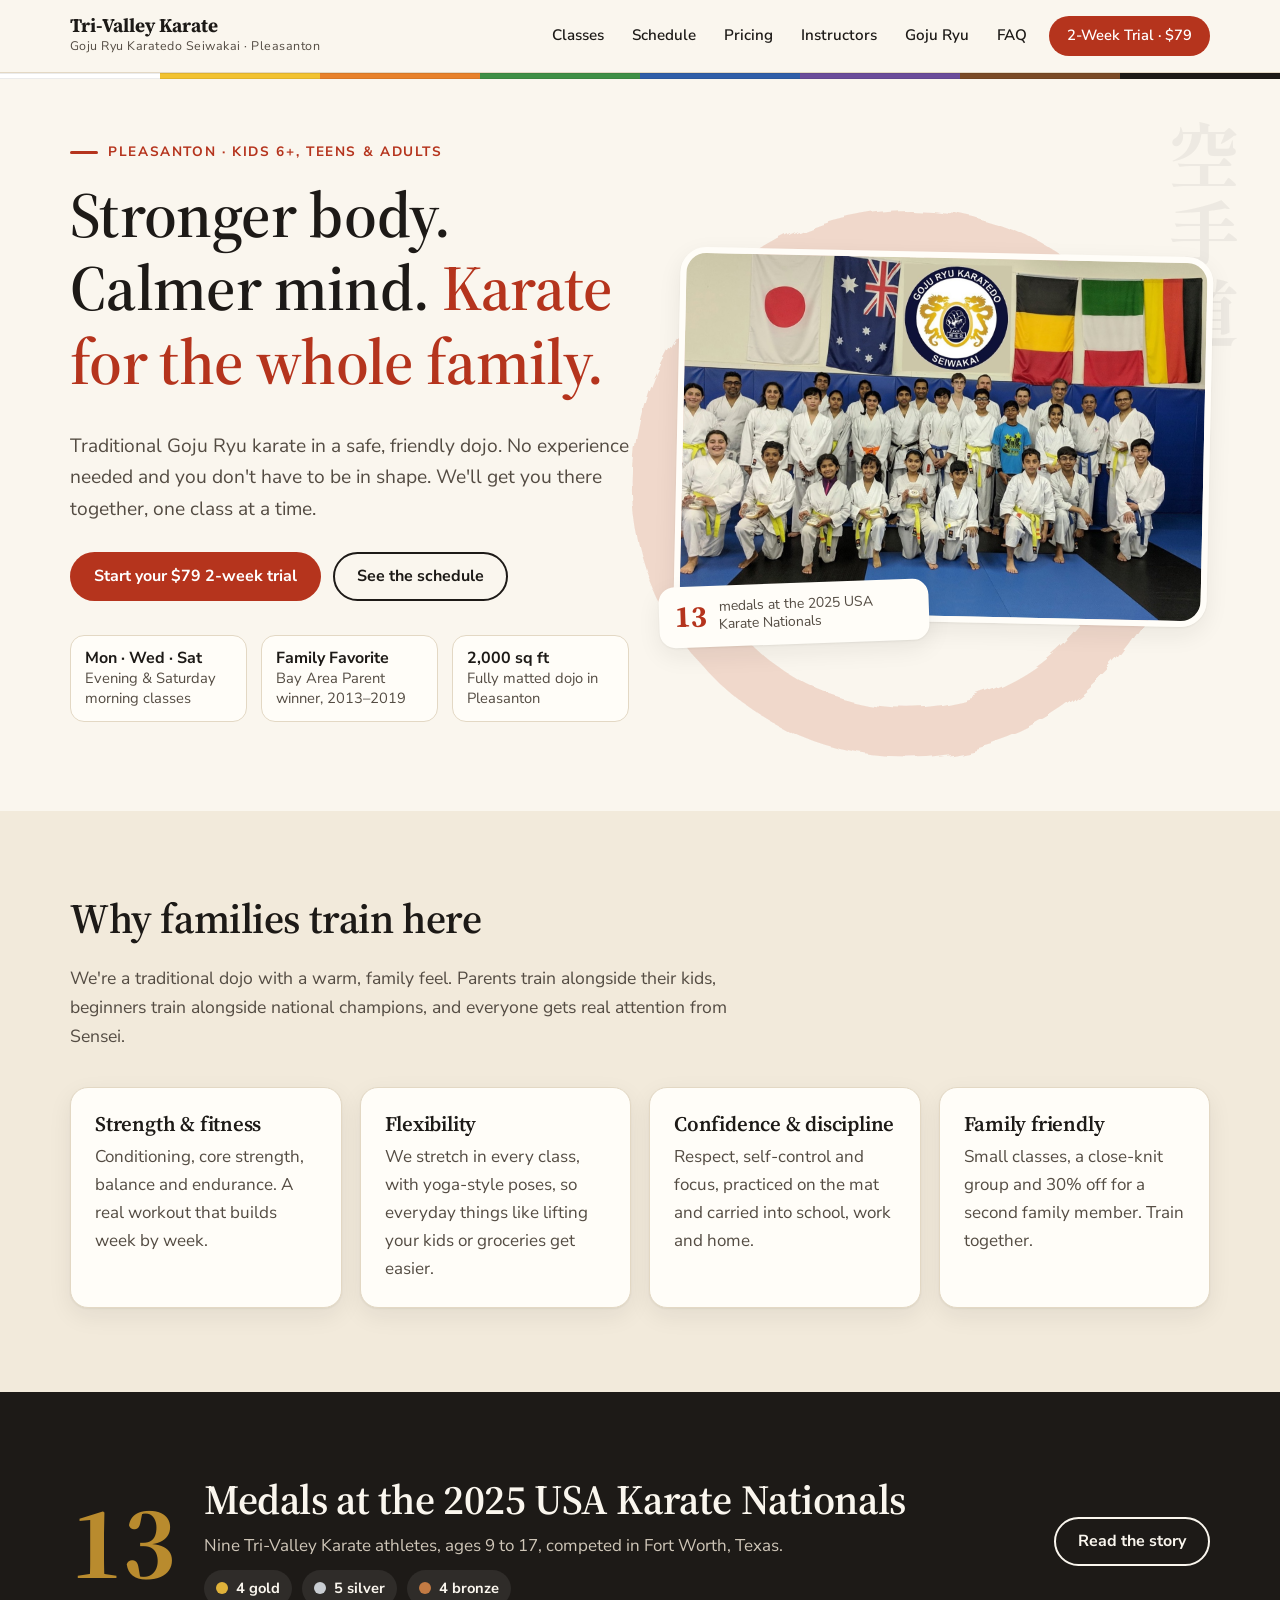
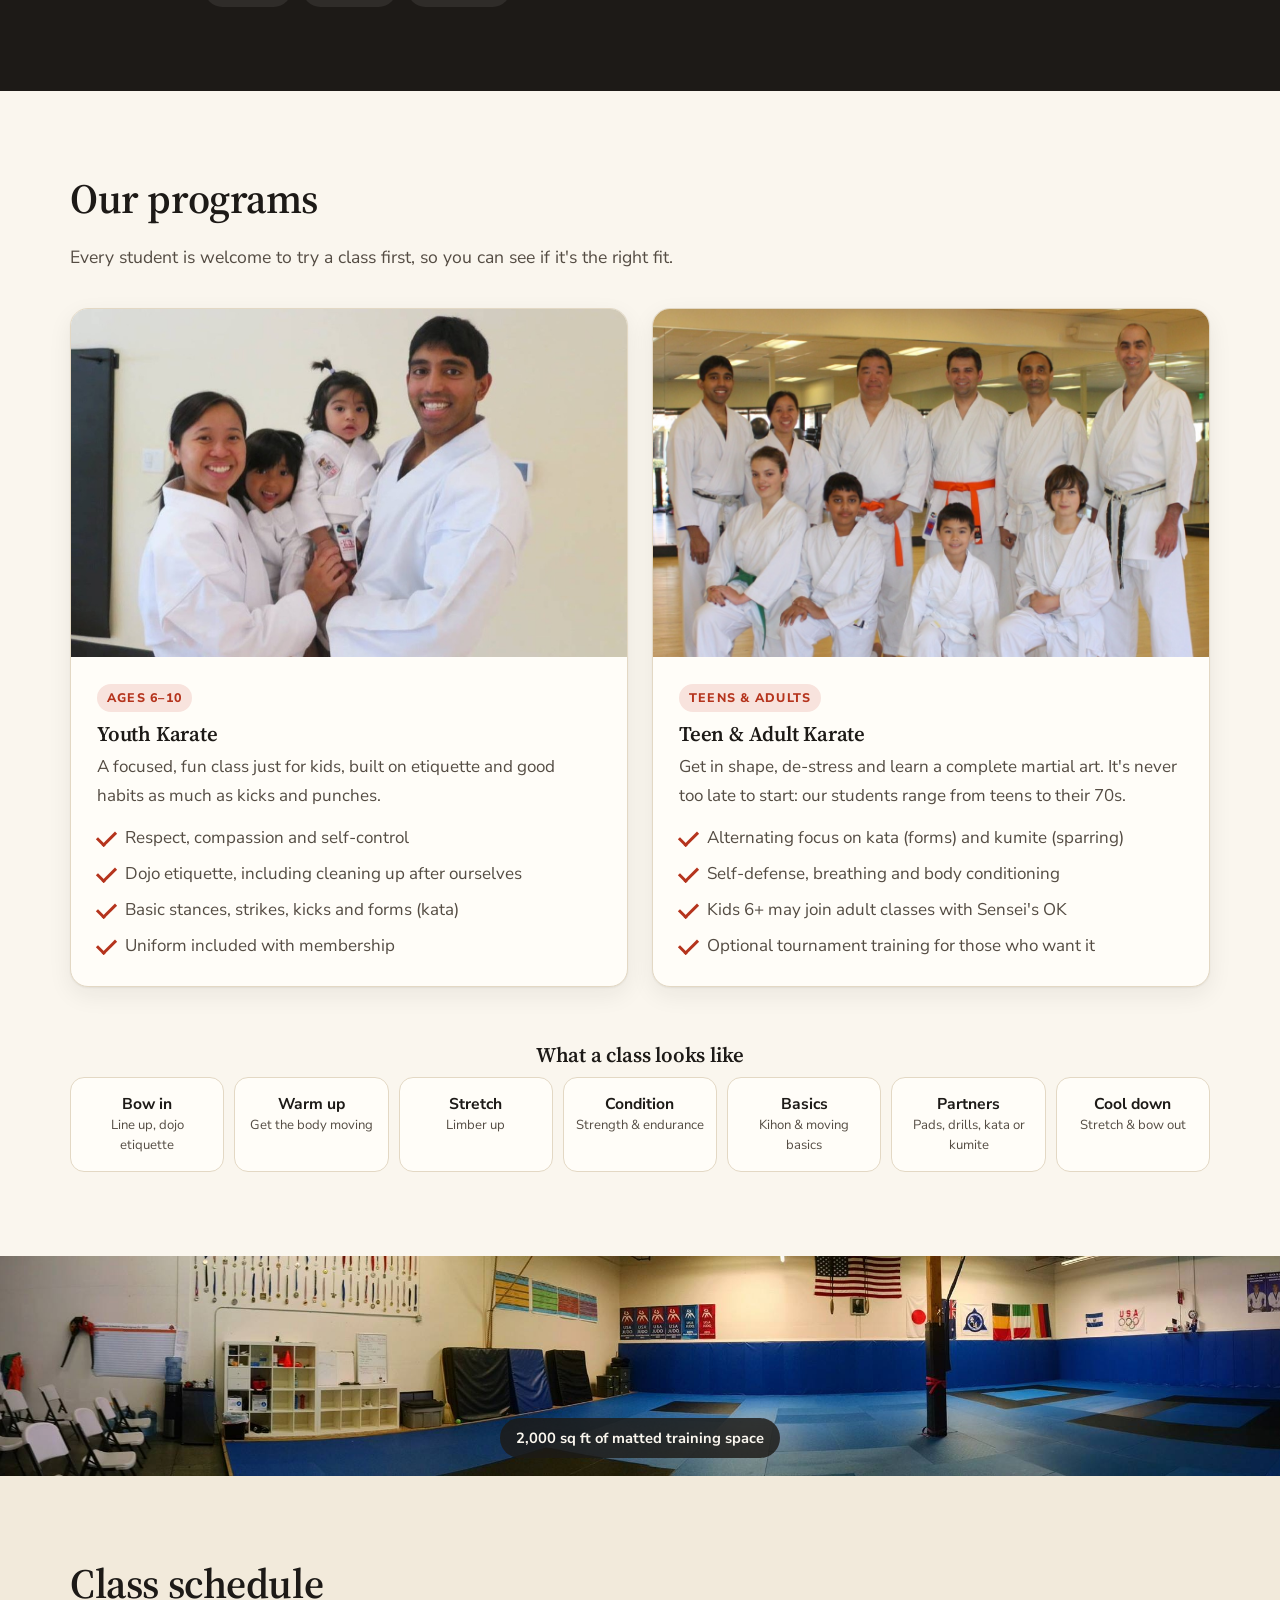
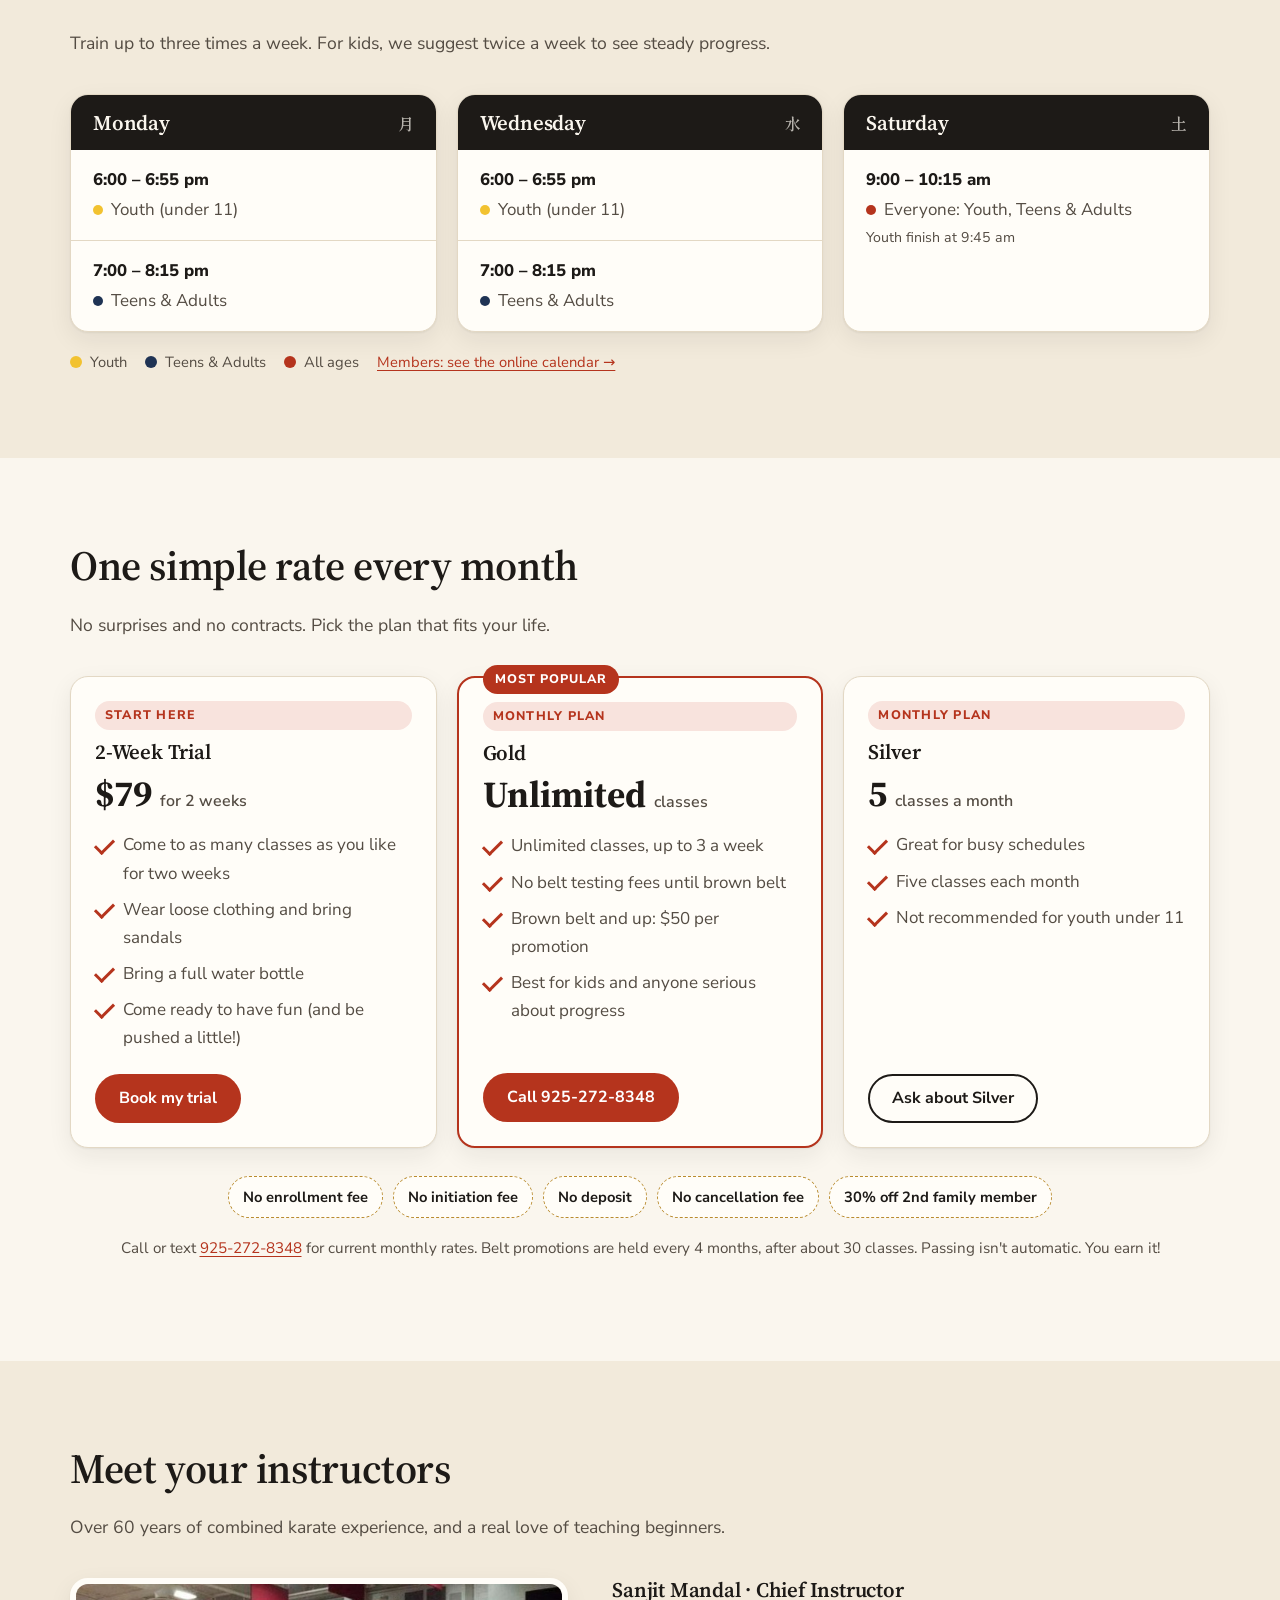
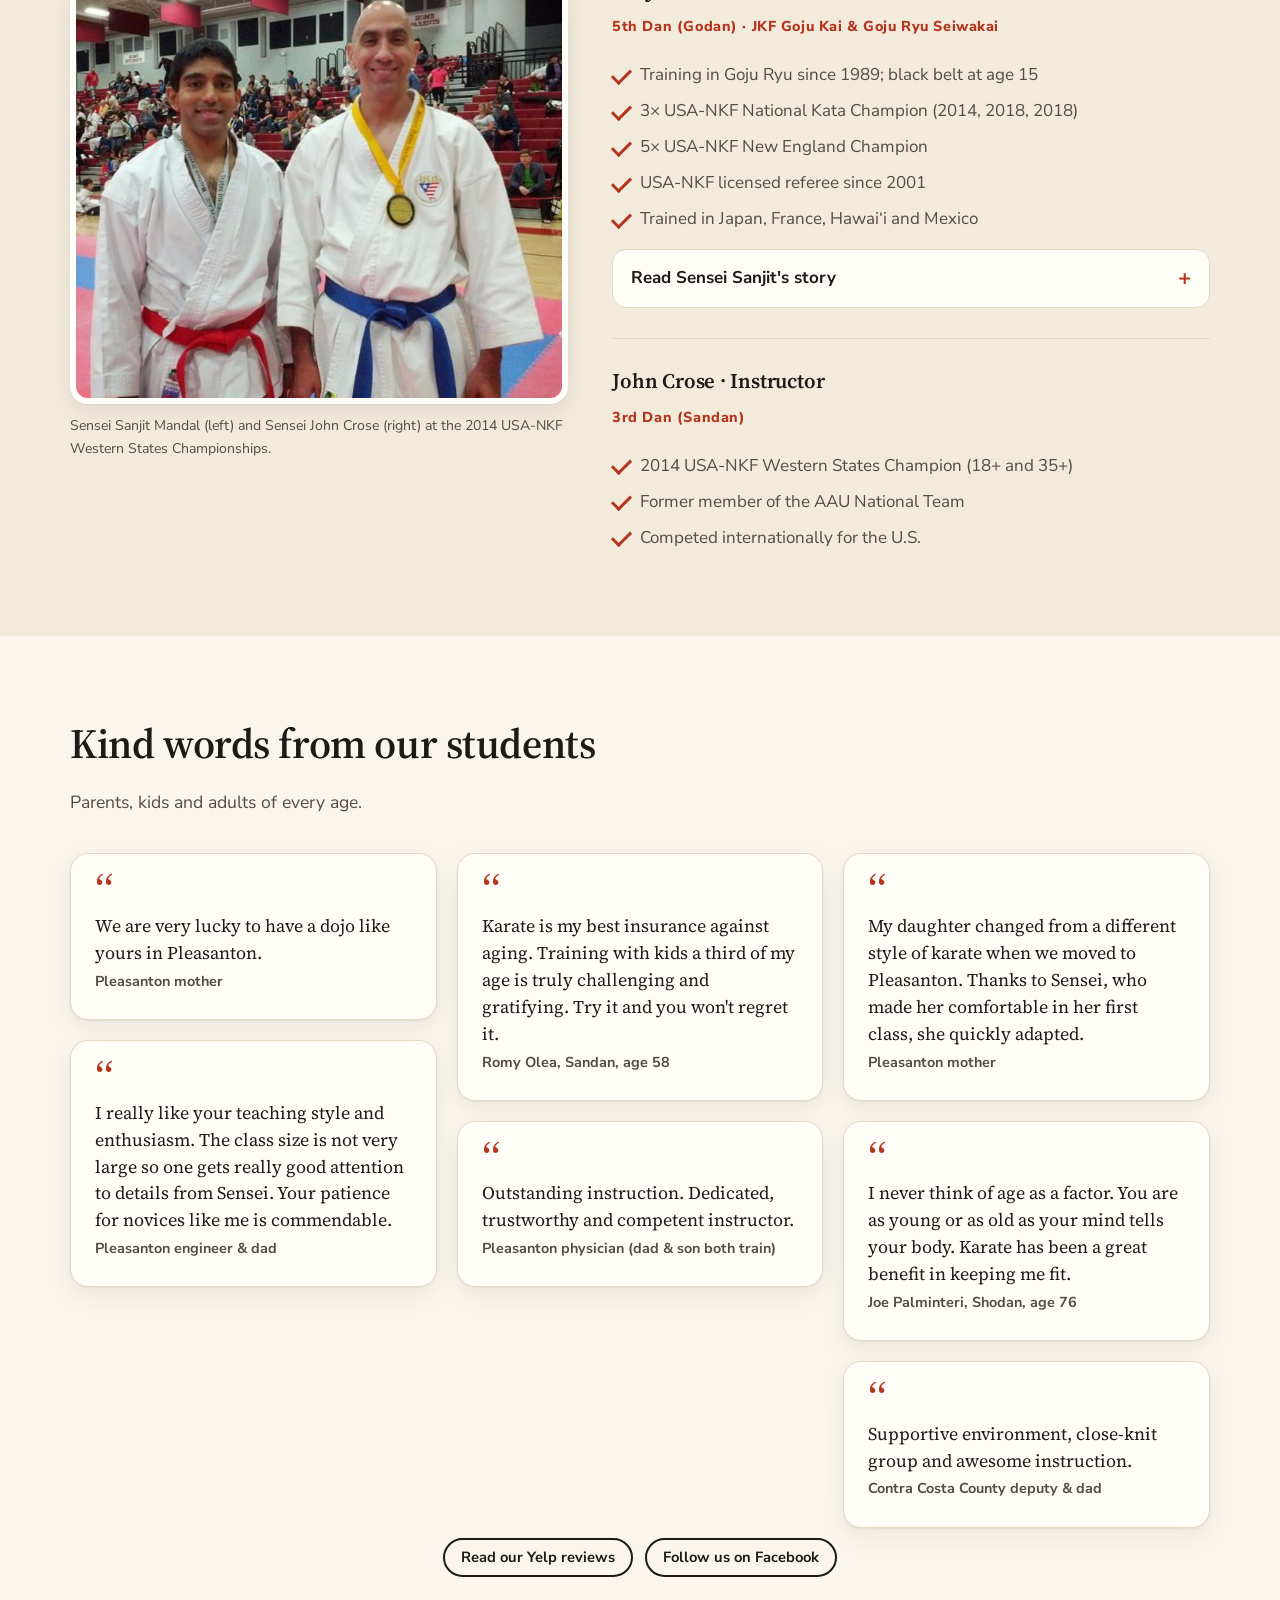
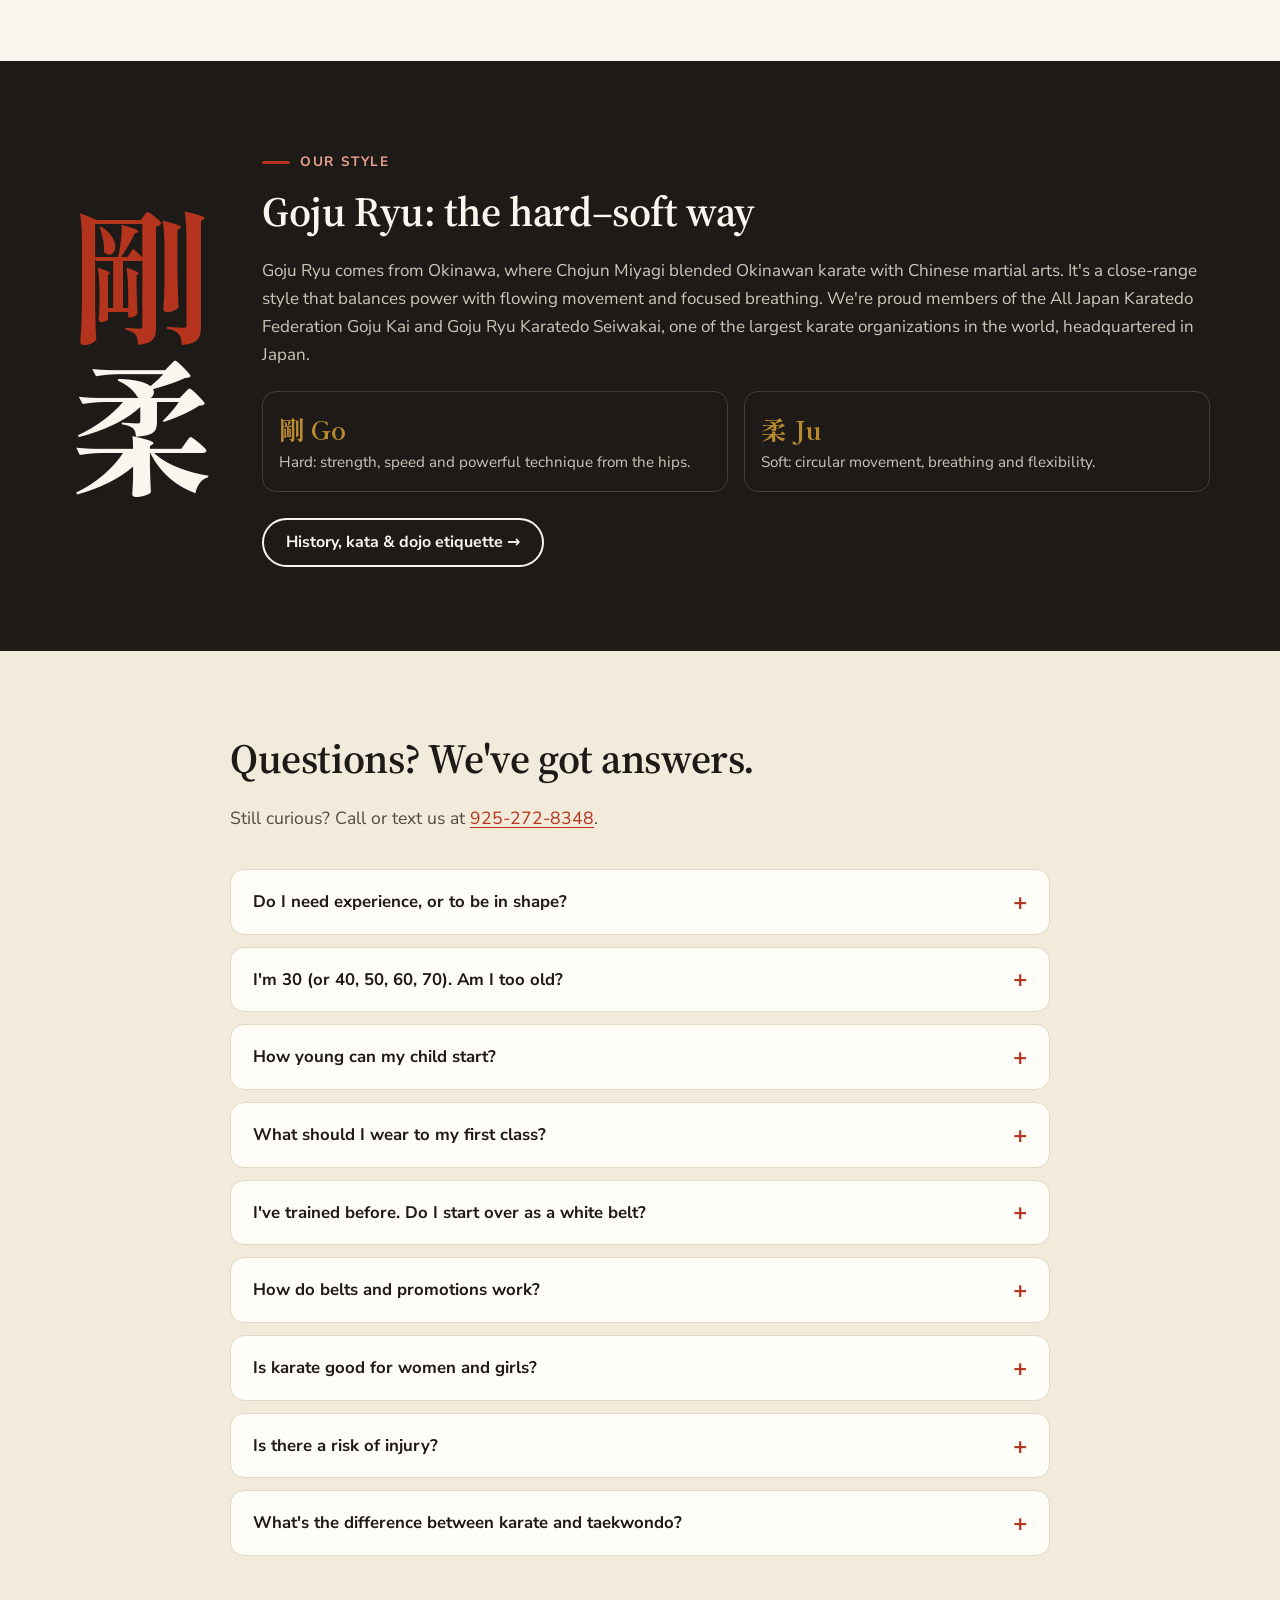
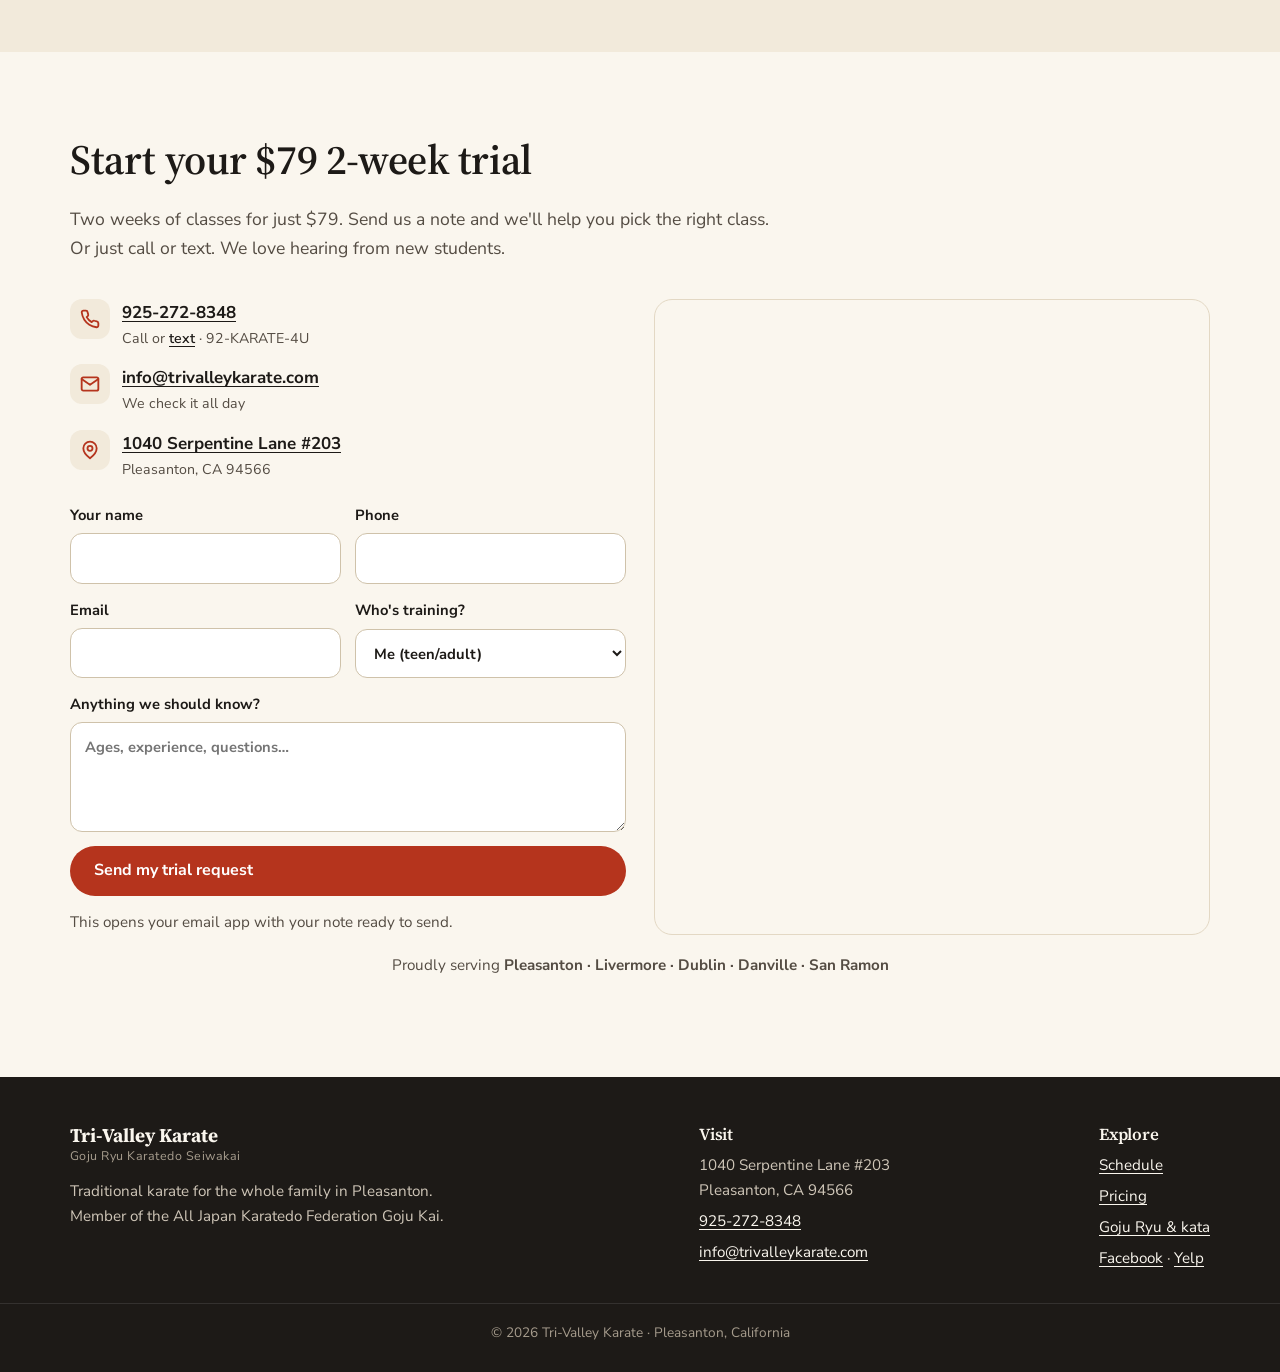
<file: index.html>
<!doctype html>
<html lang="en">
<head>
<meta charset="utf-8">
<meta name="viewport" content="width=device-width, initial-scale=1">
<meta name="robots" content="noindex"><!-- demo only: remove when live on trivalleykarate.com -->
<title>Tri-Valley Karate | Goju Ryu Karate for Kids, Teens &amp; Adults in Pleasanton</title>
<meta name="description" content="Traditional Goju Ryu karate in Pleasanton, CA for adults, teens and kids 6+. Beginners welcome. Start with a 2-week trial. Serving Pleasanton, Dublin, Livermore, Danville and San Ramon.">
<meta property="og:title" content="Tri-Valley Karate · Pleasanton">
<meta property="og:description" content="Friendly, traditional Goju Ryu karate for the whole family. Beginners welcome.">
<meta property="og:image" content="assets/img/hero-group.jpg">
<meta property="og:type" content="website">
<link rel="icon" href="assets/img/icon.svg" type="image/svg+xml">
<link rel="preconnect" href="https://fonts.googleapis.com">
<link rel="preconnect" href="https://fonts.gstatic.com" crossorigin>
<link href="https://fonts.googleapis.com/css2?family=Source+Serif+4:opsz,wght@8..60,600;8..60,700&family=Nunito+Sans:wght@400;600;700;800&family=Shippori+Mincho:wght@700&display=swap" rel="stylesheet">
<link rel="stylesheet" href="css/styles.css?v=3">
<script type="application/ld+json">
{
  "@context": "https://schema.org",
  "@type": "SportsActivityLocation",
  "name": "Tri-Valley Karate",
  "description": "Traditional Goju Ryu Karatedo for adults, teens and kids 6+.",
  "url": "https://www.trivalleykarate.com/",
  "telephone": "+1-925-272-8348",
  "email": "info@trivalleykarate.com",
  "image": "https://www.trivalleykarate.com/assets/img/hero-group.jpg",
  "address": {
    "@type": "PostalAddress",
    "streetAddress": "1040 Serpentine Lane #203",
    "addressLocality": "Pleasanton",
    "addressRegion": "CA",
    "postalCode": "94566",
    "addressCountry": "US"
  },
  "areaServed": ["Pleasanton", "Dublin", "Livermore", "Danville", "San Ramon"],
  "sameAs": ["https://www.facebook.com/TriValleyKarate", "https://www.yelp.com/biz/tri-valley-karate-pleasanton-pleasanton-2"]
}
</script>
</head>
<body>
<a class="skip" href="#main">Skip to content</a>

<header class="site-header">
  <div class="wrap">
    <a class="brand" href="./">
      <span><span class="title">Tri-Valley Karate</span><span class="motto">Goju Ryu Karatedo Seiwakai · Pleasanton</span></span>
    </a>
    <button class="nav-toggle" aria-expanded="false" aria-controls="nav">Menu</button>
    <nav class="nav" id="nav" aria-label="Main">
      <ul>
        <li><a href="#classes">Classes</a></li>
        <li><a href="#schedule">Schedule</a></li>
        <li><a href="#pricing">Pricing</a></li>
        <li><a href="#instructors">Instructors</a></li>
        <li><a href="goju-ryu.html">Goju Ryu</a></li>
        <li><a href="#faq">FAQ</a></li>
        <li><a class="btn red small" href="#contact">2-Week Trial · $79</a></li>
      </ul>
    </nav>
  </div>
</header>
<div class="belt" aria-hidden="true"></div>

<main id="main">

<!-- Hero -->
<section class="hero">
  <div class="hero-kanji" aria-hidden="true">空手道</div>
  <div class="wrap">
    <div>
      <p class="eyebrow">Pleasanton · Kids 6+, Teens &amp; Adults</p>
      <h1>Stronger body. Calmer mind. <em>Karate for the whole family.</em></h1>
      <p class="lead">Traditional Goju Ryu karate in a safe, friendly dojo. No experience needed and you don't have to be in shape. We'll get you there together, one class at a time.</p>
      <div class="actions">
        <a class="btn red" href="#contact">Start your $79 2-week trial</a>
        <a class="btn ghost" href="#schedule">See the schedule</a>
      </div>
      <ul class="facts">
        <li><strong>Mon · Wed · Sat</strong>Evening &amp; Saturday morning classes</li>
        <li><strong>Family Favorite</strong>Bay Area Parent winner, 2013–2019</li>
        <li><strong>2,000 sq ft</strong>Fully matted dojo in Pleasanton</li>
      </ul>
    </div>
    <div class="hero-art">
      <svg class="enso" viewBox="0 0 400 400" aria-hidden="true">
        <defs>
          <filter id="brush" x="-10%" y="-10%" width="120%" height="120%">
            <feTurbulence type="fractalNoise" baseFrequency="0.035" numOctaves="3" seed="4"/>
            <feDisplacementMap in="SourceGraphic" scale="9"/>
          </filter>
        </defs>
        <path d="M 288 72 A 150 150 0 1 0 330 150" fill="none" stroke="#b5341d" stroke-opacity=".16" stroke-width="30" stroke-linecap="round" filter="url(#brush)"/>
      </svg>
      <div class="photo">
        <img src="assets/img/hero-group.jpg" alt="Tri-Valley Karate students and instructors lined up in white uniforms in the Pleasanton dojo" width="1800" height="1012" fetchpriority="high">
      </div>
      <div class="sticker"><b>13</b><span>medals at the 2025 USA Karate Nationals</span></div>
    </div>
  </div>
</section>

<!-- Why -->
<section class="section alt" id="classes">
  <div class="wrap">
    <div class="sec-head">
      <div>
        <h2>Why families train here</h2>
        <p>We're a traditional dojo with a warm, family feel. Parents train alongside their kids, beginners train alongside national champions, and everyone gets real attention from Sensei.</p>
      </div>
    </div>
    <div class="grid-4">
      <article class="card">
        <h3>Strength &amp; fitness</h3>
        <p>Conditioning, core strength, balance and endurance. A real workout that builds week by week.</p>
      </article>
      <article class="card">
        <h3>Flexibility</h3>
        <p>We stretch in every class, with yoga-style poses, so everyday things like lifting your kids or groceries get easier.</p>
      </article>
      <article class="card">
        <h3>Confidence &amp; discipline</h3>
        <p>Respect, self-control and focus, practiced on the mat and carried into school, work and home.</p>
      </article>
      <article class="card">
        <h3>Family friendly</h3>
        <p>Small classes, a close-knit group and 30% off for a second family member. Train together.</p>
      </article>
    </div>
  </div>
</section>

<!-- Medal band -->
<section class="section ink" aria-labelledby="nationals">
  <div class="wrap medals">
    <div class="medal-count">13</div>
    <div>
      <h2 id="nationals" style="margin-bottom:.2em">Medals at the 2025 USA Karate Nationals</h2>
      <p style="color:#cfc6b8;margin:0">Nine Tri-Valley Karate athletes, ages 9 to 17, competed in Fort Worth, Texas.</p>
      <div class="medal-row">
        <span class="chip"><i class="dot g"></i>4 gold</span>
        <span class="chip"><i class="dot s"></i>5 silver</span>
        <span class="chip"><i class="dot b"></i>4 bronze</span>
      </div>
    </div>
    <a class="btn ghost" href="https://www.pleasantonweekly.com/sports/2025/07/31/tri-valley-karate-athletes-bring-home-13-medals-from-nationals/" target="_blank" rel="noopener">Read the story</a>
  </div>
</section>

<!-- Programs -->
<section class="section">
  <div class="wrap">
    <div class="sec-head">
      <div>
        <h2>Our programs</h2>
        <p>Every student is welcome to try a class first, so you can see if it's the right fit.</p>
      </div>
    </div>
    <div class="grid-2">
      <article class="card program">
        <img src="assets/img/family.jpg" alt="Sensei with his family, all smiling in karate uniforms" width="900" height="722" loading="lazy">
        <div class="body">
          <span class="tag">Ages 6–10</span>
          <h3>Youth Karate</h3>
          <p>A focused, fun class just for kids, built on etiquette and good habits as much as kicks and punches.</p>
          <ul class="ticks">
            <li>Respect, compassion and self-control</li>
            <li>Dojo etiquette, including cleaning up after ourselves</li>
            <li>Basic stances, strikes, kicks and forms (kata)</li>
            <li>Uniform included with membership</li>
          </ul>
        </div>
      </article>
      <article class="card program">
        <img src="assets/img/class-2014.jpg" alt="Adult and teen students with their instructors in the dojo" width="1200" height="800" loading="lazy">
        <div class="body">
          <span class="tag">Teens &amp; Adults</span>
          <h3>Teen &amp; Adult Karate</h3>
          <p>Get in shape, de-stress and learn a complete martial art. It's never too late to start: our students range from teens to their 70s.</p>
          <ul class="ticks">
            <li>Alternating focus on kata (forms) and kumite (sparring)</li>
            <li>Self-defense, breathing and body conditioning</li>
            <li>Kids 6+ may join adult classes with Sensei's OK</li>
            <li>Optional tournament training for those who want it</li>
          </ul>
        </div>
      </article>
    </div>

    <h3 style="margin-top:56px" class="center">What a class looks like</h3>
    <ol class="steps">
      <li><b>Bow in</b><small>Line up, dojo etiquette</small></li>
      <li><b>Warm up</b><small>Get the body moving</small></li>
      <li><b>Stretch</b><small>Limber up</small></li>
      <li><b>Condition</b><small>Strength &amp; endurance</small></li>
      <li><b>Basics</b><small>Kihon &amp; moving basics</small></li>
      <li><b>Partners</b><small>Pads, drills, kata or kumite</small></li>
      <li><b>Cool down</b><small>Stretch &amp; bow out</small></li>
    </ol>
  </div>
</section>

<div class="pano" role="img" aria-label="Panoramic view of the matted Tri-Valley Karate dojo"></div>

<!-- Schedule -->
<section class="section alt" id="schedule">
  <div class="wrap">
    <div class="sec-head">
      <div>
        <h2>Class schedule</h2>
        <p>Train up to three times a week. For kids, we suggest twice a week to see steady progress.</p>
      </div>
    </div>
    <div class="days">
      <article class="day">
        <h3>Monday <span aria-hidden="true">月</span></h3>
        <div class="slot"><time>6:00 – 6:55 pm</time><span class="who"><i class="dot youth"></i>Youth (under 11)</span></div>
        <div class="slot"><time>7:00 – 8:15 pm</time><span class="who"><i class="dot adult"></i>Teens &amp; Adults</span></div>
      </article>
      <article class="day">
        <h3>Wednesday <span aria-hidden="true">水</span></h3>
        <div class="slot"><time>6:00 – 6:55 pm</time><span class="who"><i class="dot youth"></i>Youth (under 11)</span></div>
        <div class="slot"><time>7:00 – 8:15 pm</time><span class="who"><i class="dot adult"></i>Teens &amp; Adults</span></div>
      </article>
      <article class="day">
        <h3>Saturday <span aria-hidden="true">土</span></h3>
        <div class="slot"><time>9:00 – 10:15 am</time><span class="who"><i class="dot all"></i>Everyone: Youth, Teens &amp; Adults</span><small>Youth finish at 9:45 am</small></div>
      </article>
    </div>
    <div class="legend">
      <span><i class="dot youth"></i>Youth</span>
      <span><i class="dot adult"></i>Teens &amp; Adults</span>
      <span><i class="dot all"></i>All ages</span>
      <a href="https://trivalleykarate.zenplanner.com/zenplanner/portal/calendar.cfm" target="_blank" rel="noopener">Members: see the online calendar →</a>
    </div>
  </div>
</section>

<!-- Pricing -->
<section class="section" id="pricing">
  <div class="wrap">
    <div class="sec-head">
      <div>
        <h2>One simple rate every month</h2>
        <p>No surprises and no contracts. Pick the plan that fits your life.</p>
      </div>
    </div>
    <div class="plans">
      <article class="card plan">
        <span class="tag">Start here</span>
        <h3>2-Week Trial</h3>
        <div class="price">$79 <small>for 2 weeks</small></div>
        <ul class="ticks">
          <li>Come to as many classes as you like for two weeks</li>
          <li>Wear loose clothing and bring sandals</li>
          <li>Bring a full water bottle</li>
          <li>Come ready to have fun (and be pushed a little!)</li>
        </ul>
        <a class="btn red" href="#contact">Book my trial</a>
      </article>
      <article class="card plan pop">
        <span class="badge">Most popular</span>
        <span class="tag">Monthly plan</span>
        <h3>Gold</h3>
        <div class="price">Unlimited <small>classes</small></div>
        <ul class="ticks">
          <li>Unlimited classes, up to 3 a week</li>
          <li>No belt testing fees until brown belt</li>
          <li>Brown belt and up: $50 per promotion</li>
          <li>Best for kids and anyone serious about progress</li>
        </ul>
        <a class="btn red" href="tel:+19252728348">Call 925-272-8348</a>
      </article>
      <article class="card plan">
        <span class="tag">Monthly plan</span>
        <h3>Silver</h3>
        <div class="price">5 <small>classes a month</small></div>
        <ul class="ticks">
          <li>Great for busy schedules</li>
          <li>Five classes each month</li>
          <li>Not recommended for youth under 11</li>
        </ul>
        <a class="btn ghost" href="#contact">Ask about Silver</a>
      </article>
    </div>
    <ul class="no-fees">
      <li>No enrollment fee</li>
      <li>No initiation fee</li>
      <li>No deposit</li>
      <li>No cancellation fee</li>
      <li>30% off 2nd family member</li>
    </ul>
    <p class="note center" style="margin-top:18px">Call or text <a href="tel:+19252728348">925-272-8348</a> for current monthly rates. Belt promotions are held every 4 months, after about 30 classes. Passing isn't automatic. You earn it!</p>
  </div>
</section>

<!-- Instructors -->
<section class="section alt" id="instructors">
  <div class="wrap">
    <div class="sec-head">
      <div>
        <h2>Meet your instructors</h2>
        <p>Over 60 years of combined karate experience, and a real love of teaching beginners.</p>
      </div>
    </div>
    <div class="sensei">
      <figure>
        <img src="assets/img/instructors.jpg" alt="Sensei Sanjit Mandal (left) and Sensei John Crose (right) wearing medals at the USA-NKF Western States Championships" width="632" height="538" loading="lazy">
        <figcaption>Sensei Sanjit Mandal (left) and Sensei John Crose (right) at the 2014 USA-NKF Western States Championships.</figcaption>
      </figure>
      <div>
        <div class="person">
          <h3>Sanjit Mandal · Chief Instructor</h3>
          <span class="rank">5th Dan (Godan) · JKF Goju Kai &amp; Goju Ryu Seiwakai</span>
          <ul class="ticks">
            <li>Training in Goju Ryu since 1989; black belt at age 15</li>
            <li>3× USA-NKF National Kata Champion (2014, 2018, 2018)</li>
            <li>5× USA-NKF New England Champion</li>
            <li>USA-NKF licensed referee since 2001</li>
            <li>Trained in Japan, France, Hawai‘i and Mexico</li>
          </ul>
          <details class="story">
            <summary>Read Sensei Sanjit's story</summary>
            <div class="inner">
              <p>Sanjit started martial arts in 1988 and began Goju Ryu a year later under Sensei Hiroshi Sakumoto, training four to five times a week. He earned his first-degree black belt at 15 and his second at 17, competing in kata and kumite as a junior.</p>
              <p>When his Sensei passed away in 1997, Sanjit was inspired to keep training and to teach. At 19 he founded the Northeastern University Goju Ryu Karate-do Club in Boston, coaching students to national titles and over 250 medals, ahead of schools like Harvard, MIT and Brown.</p>
              <p>He has tested before panels of senior JKF masters in Japan, Mexico and the U.S., earning his 5th dan in both the All Japan Karatedo Federation Goju Kai and Goju Ryu Karatedo Seiwakai in 2018. Often the oldest competitor in his division, he keeps competing to show that quality of training matters more than age.</p>
              <p style="margin-bottom:4px"><strong>His teachers include:</strong></p>
              <ul class="lineage">
                <li>Seiichi Fujiwara, 8th dan Seiwakai &amp; JKF Goju Kai</li>
                <li>Leo Lepinski, 8th dan Seiwakai &amp; JKF Goju Kai (passed away 2018)</li>
                <li>Vassie Naidoo, 8th dan Seiwakai, Santa Monica</li>
                <li>Jim Pounds, 7th dan Seiwakai, Austin</li>
                <li>Johnpaul Williams, 6th dan Seiwakai, San Francisco</li>
              </ul>
            </div>
          </details>
        </div>
        <div class="person">
          <h3>John Crose · Instructor</h3>
          <span class="rank">3rd Dan (Sandan)</span>
          <ul class="ticks">
            <li>2014 USA-NKF Western States Champion (18+ and 35+)</li>
            <li>Former member of the AAU National Team</li>
            <li>Competed internationally for the U.S.</li>
          </ul>
        </div>
      </div>
    </div>
  </div>
</section>

<!-- Testimonials -->
<section class="section" aria-labelledby="kind-words">
  <div class="wrap">
    <div class="sec-head">
      <div>
        <h2 id="kind-words">Kind words from our students</h2>
        <p>Parents, kids and adults of every age.</p>
      </div>
    </div>
    <div class="quotes">
      <figure class="quote card"><p>We are very lucky to have a dojo like yours in Pleasanton.</p><cite>Pleasanton mother</cite></figure>
      <figure class="quote card"><p>I really like your teaching style and enthusiasm. The class size is not very large so one gets really good attention to details from Sensei. Your patience for novices like me is commendable.</p><cite>Pleasanton engineer &amp; dad</cite></figure>
      <figure class="quote card"><p>Karate is my best insurance against aging. Training with kids a third of my age is truly challenging and gratifying. Try it and you won't regret it.</p><cite>Romy Olea, Sandan, age 58</cite></figure>
      <figure class="quote card"><p>Outstanding instruction. Dedicated, trustworthy and competent instructor.</p><cite>Pleasanton physician (dad &amp; son both train)</cite></figure>
      <figure class="quote card"><p>My daughter changed from a different style of karate when we moved to Pleasanton. Thanks to Sensei, who made her comfortable in her first class, she quickly adapted.</p><cite>Pleasanton mother</cite></figure>
      <figure class="quote card"><p>I never think of age as a factor. You are as young or as old as your mind tells your body. Karate has been a great benefit in keeping me fit.</p><cite>Joe Palminteri, Shodan, age 76</cite></figure>
      <figure class="quote card"><p>Supportive environment, close-knit group and awesome instruction.</p><cite>Contra Costa County deputy &amp; dad</cite></figure>
    </div>
    <div class="review-links">
      <a class="btn ghost small" href="https://www.yelp.com/biz/tri-valley-karate-pleasanton-pleasanton-2" target="_blank" rel="noopener">Read our Yelp reviews</a>
      <a class="btn ghost small" href="https://www.facebook.com/TriValleyKarate" target="_blank" rel="noopener">Follow us on Facebook</a>
    </div>
  </div>
</section>

<!-- Goju teaser -->
<section class="section ink" aria-labelledby="goju-h">
  <div class="wrap goju">
    <div class="big" aria-hidden="true"><span>剛</span>柔</div>
    <div>
      <p class="eyebrow" style="color:#e9a08f">Our style</p>
      <h2 id="goju-h">Goju Ryu: the hard–soft way</h2>
      <p style="color:#cfc6b8">Goju Ryu comes from Okinawa, where Chojun Miyagi blended Okinawan karate with Chinese martial arts. It's a close-range style that balances power with flowing movement and focused breathing. We're proud members of the All Japan Karatedo Federation Goju Kai and Goju Ryu Karatedo Seiwakai, one of the largest karate organizations in the world, headquartered in Japan.</p>
      <div class="pair">
        <div><b>剛 Go</b><p>Hard: strength, speed and powerful technique from the hips.</p></div>
        <div><b>柔 Ju</b><p>Soft: circular movement, breathing and flexibility.</p></div>
      </div>
      <a class="btn ghost" href="goju-ryu.html">History, kata &amp; dojo etiquette →</a>
    </div>
  </div>
</section>

<!-- FAQ -->
<section class="section alt" id="faq">
  <div class="wrap narrow">
    <div class="sec-head">
      <div>
        <h2>Questions? We've got answers.</h2>
        <p>Still curious? Call or text us at <a href="tel:+19252728348">925-272-8348</a>.</p>
      </div>
    </div>
    <div class="faq">
      <details>
        <summary>Do I need experience, or to be in shape?</summary>
        <div class="ans"><p>Not at all! Beginners are welcome. Most of our students had never done martial arts before, and if they had, it was years ago. You don't need to be in shape either. Classes start slow so you can learn the basics, and we'll get you in shape together. Just be ready to work up a sweat.</p></div>
      </details>
      <details>
        <summary>I'm 30 (or 40, 50, 60, 70). Am I too old?</summary>
        <div class="ans"><p>Age isn't a factor. Goju Ryu focuses on breathing and coordinating it with your movements, and we stretch at the start and end of every class. Many students say they feel younger within a few weeks.</p></div>
      </details>
      <details>
        <summary>How young can my child start?</summary>
        <div class="ans"><p>Our Youth classes are for ages 6 to 10. Kids 6+ can also join adult classes at Sensei's discretion, case by case, since every child is different. We encourage every child to try a class first.</p></div>
      </details>
      <details>
        <summary>What should I wear to my first class?</summary>
        <div class="ans"><p>Loose, comfortable clothing, sandals for walking to the mat, and a full water bottle. If you already have a plain white uniform (gi) from another school, you're welcome to wear it without patches. Please arrive 15 minutes early on your first day.</p></div>
      </details>
      <details>
        <summary>I've trained before. Do I start over as a white belt?</summary>
        <div class="ans"><p>Maybe. Ranks vary from one dojo to another, and we keep a high standard. Talk with Sensei before your first class and we'll figure out what's fair.</p></div>
      </details>
      <details>
        <summary>How do belts and promotions work?</summary>
        <div class="ans">
          <p>Promotions are held every 4 months, after about 30 classes. How fast you progress depends on how often you train, in class and at home.</p>
          <blockquote class="funakoshi">"Karate is like boiling water. If you do not heat it constantly, it will cool." — Gichin Funakoshi</blockquote>
        </div>
      </details>
      <details>
        <summary>Is karate good for women and girls?</summary>
        <div class="ans"><p>Absolutely. Women excel at karate on a level equal to men. The only place men and women are separated is in tournament divisions.</p></div>
      </details>
      <details>
        <summary>Is there a risk of injury?</summary>
        <div class="ans"><p>Safety is our top priority, and we have a great track record of keeping members injury-free. You may get the odd bump or bruise from conditioning or sparring, but rarely anything more. Our training actually helps prevent injuries as we age.</p></div>
      </details>
      <details>
        <summary>What's the difference between karate and taekwondo?</summary>
        <div class="ans"><p>"Karatedo" means "the way of the empty hand." Both arts use hands and feet, but Goju Ryu focuses on closer range, using hands, elbows and knees more. If you've done taekwondo, you're welcome here! You'll still get plenty of chances to kick.</p></div>
      </details>
    </div>
  </div>
</section>

<!-- Contact -->
<section class="section" id="contact">
  <div class="wrap">
    <div class="sec-head">
      <div>
        <h2>Start your $79 2-week trial</h2>
        <p>Two weeks of classes for just $79. Send us a note and we'll help you pick the right class. Or just call or text. We love hearing from new students.</p>
      </div>
    </div>
    <div class="contact">
      <div>
        <ul class="contact-list">
          <li><span class="ic" aria-hidden="true"><svg width="20" height="20" viewBox="0 0 24 24" fill="none" stroke="currentColor" stroke-width="2.2" stroke-linecap="round" stroke-linejoin="round"><path d="M22 16.9v3a2 2 0 0 1-2.2 2 19.8 19.8 0 0 1-8.6-3.1 19.5 19.5 0 0 1-6-6A19.8 19.8 0 0 1 2.1 4.2 2 2 0 0 1 4.1 2h3a2 2 0 0 1 2 1.7c.1.9.4 1.8.7 2.7a2 2 0 0 1-.5 2.1L8 9.8a16 16 0 0 0 6 6l1.3-1.3a2 2 0 0 1 2.1-.4c.9.3 1.8.6 2.7.7a2 2 0 0 1 1.7 2z"/></svg></span><div><a href="tel:+19252728348">925-272-8348</a><small>Call or <a href="sms:+19252728348" style="font-weight:600">text</a> · 92-KARATE-4U</small></div></li>
          <li><span class="ic" aria-hidden="true"><svg width="20" height="20" viewBox="0 0 24 24" fill="none" stroke="currentColor" stroke-width="2.2" stroke-linecap="round" stroke-linejoin="round"><rect x="2" y="4" width="20" height="16" rx="2"/><path d="m22 6-10 7L2 6"/></svg></span><div><a href="mailto:info@trivalleykarate.com">info@trivalleykarate.com</a><small>We check it all day</small></div></li>
          <li><span class="ic" aria-hidden="true"><svg width="20" height="20" viewBox="0 0 24 24" fill="none" stroke="currentColor" stroke-width="2.2" stroke-linecap="round" stroke-linejoin="round"><path d="M20 10c0 6-8 12-8 12s-8-6-8-12a8 8 0 0 1 16 0z"/><circle cx="12" cy="10" r="3"/></svg></span><div><a href="https://maps.google.com/?q=1040+Serpentine+Lane+%23203,+Pleasanton,+CA+94566" target="_blank" rel="noopener">1040 Serpentine Lane #203</a><small>Pleasanton, CA 94566</small></div></li>
        </ul>
        <form class="trial" id="trial-form">
          <div class="row">
            <label>Your name<input name="name" autocomplete="name" required></label>
            <label>Phone<input name="phone" type="tel" autocomplete="tel"></label>
          </div>
          <div class="row">
            <label>Email<input name="email" type="email" autocomplete="email" required></label>
            <label>Who's training?
              <select name="who">
                <option>Me (teen/adult)</option>
                <option>My child (6–10)</option>
                <option>Parent + child</option>
                <option>Whole family</option>
              </select>
            </label>
          </div>
          <label>Anything we should know?<textarea name="message" placeholder="Ages, experience, questions…"></textarea></label>
          <button class="btn red" type="submit">Send my trial request</button>
          <p class="note" style="margin:0">This opens your email app with your note ready to send.</p>
        </form>
      </div>
      <div class="map">
        <iframe title="Map to Tri-Valley Karate" loading="lazy" referrerpolicy="no-referrer-when-downgrade" src="https://maps.google.com/maps?q=1040%20Serpentine%20Ln%20%23203%2C%20Pleasanton%2C%20CA%2094566&amp;z=15&amp;output=embed"></iframe>
      </div>
    </div>
    <p class="serving center">Proudly serving <strong>Pleasanton · Livermore · Dublin · Danville · San Ramon</strong></p>
  </div>
</section>

</main>

<footer class="site-footer">
  <div class="wrap">
    <div>
      <a class="brand" href="./">
        <span><span class="title">Tri-Valley Karate</span><span class="motto">Goju Ryu Karatedo Seiwakai</span></span>
      </a>
      <p>Traditional karate for the whole family in Pleasanton. Member of the All Japan Karatedo Federation Goju Kai.</p>
    </div>
    <div>
      <h3>Visit</h3>
      <ul>
        <li>1040 Serpentine Lane #203<br>Pleasanton, CA 94566</li>
        <li><a href="tel:+19252728348">925-272-8348</a></li>
        <li><a href="mailto:info@trivalleykarate.com">info@trivalleykarate.com</a></li>
      </ul>
    </div>
    <div>
      <h3>Explore</h3>
      <ul>
        <li><a href="#schedule">Schedule</a></li>
        <li><a href="#pricing">Pricing</a></li>
        <li><a href="goju-ryu.html">Goju Ryu &amp; kata</a></li>
        <li><a href="https://www.facebook.com/TriValleyKarate" target="_blank" rel="noopener">Facebook</a> · <a href="https://www.yelp.com/biz/tri-valley-karate-pleasanton-pleasanton-2" target="_blank" rel="noopener">Yelp</a></li>
      </ul>
    </div>
  </div>
  <div class="copyright"><div class="wrap">© <span data-year>2026</span> Tri-Valley Karate · Pleasanton, California</div></div>
</footer>

<script src="js/main.js"></script>
</body>
</html>
</file>
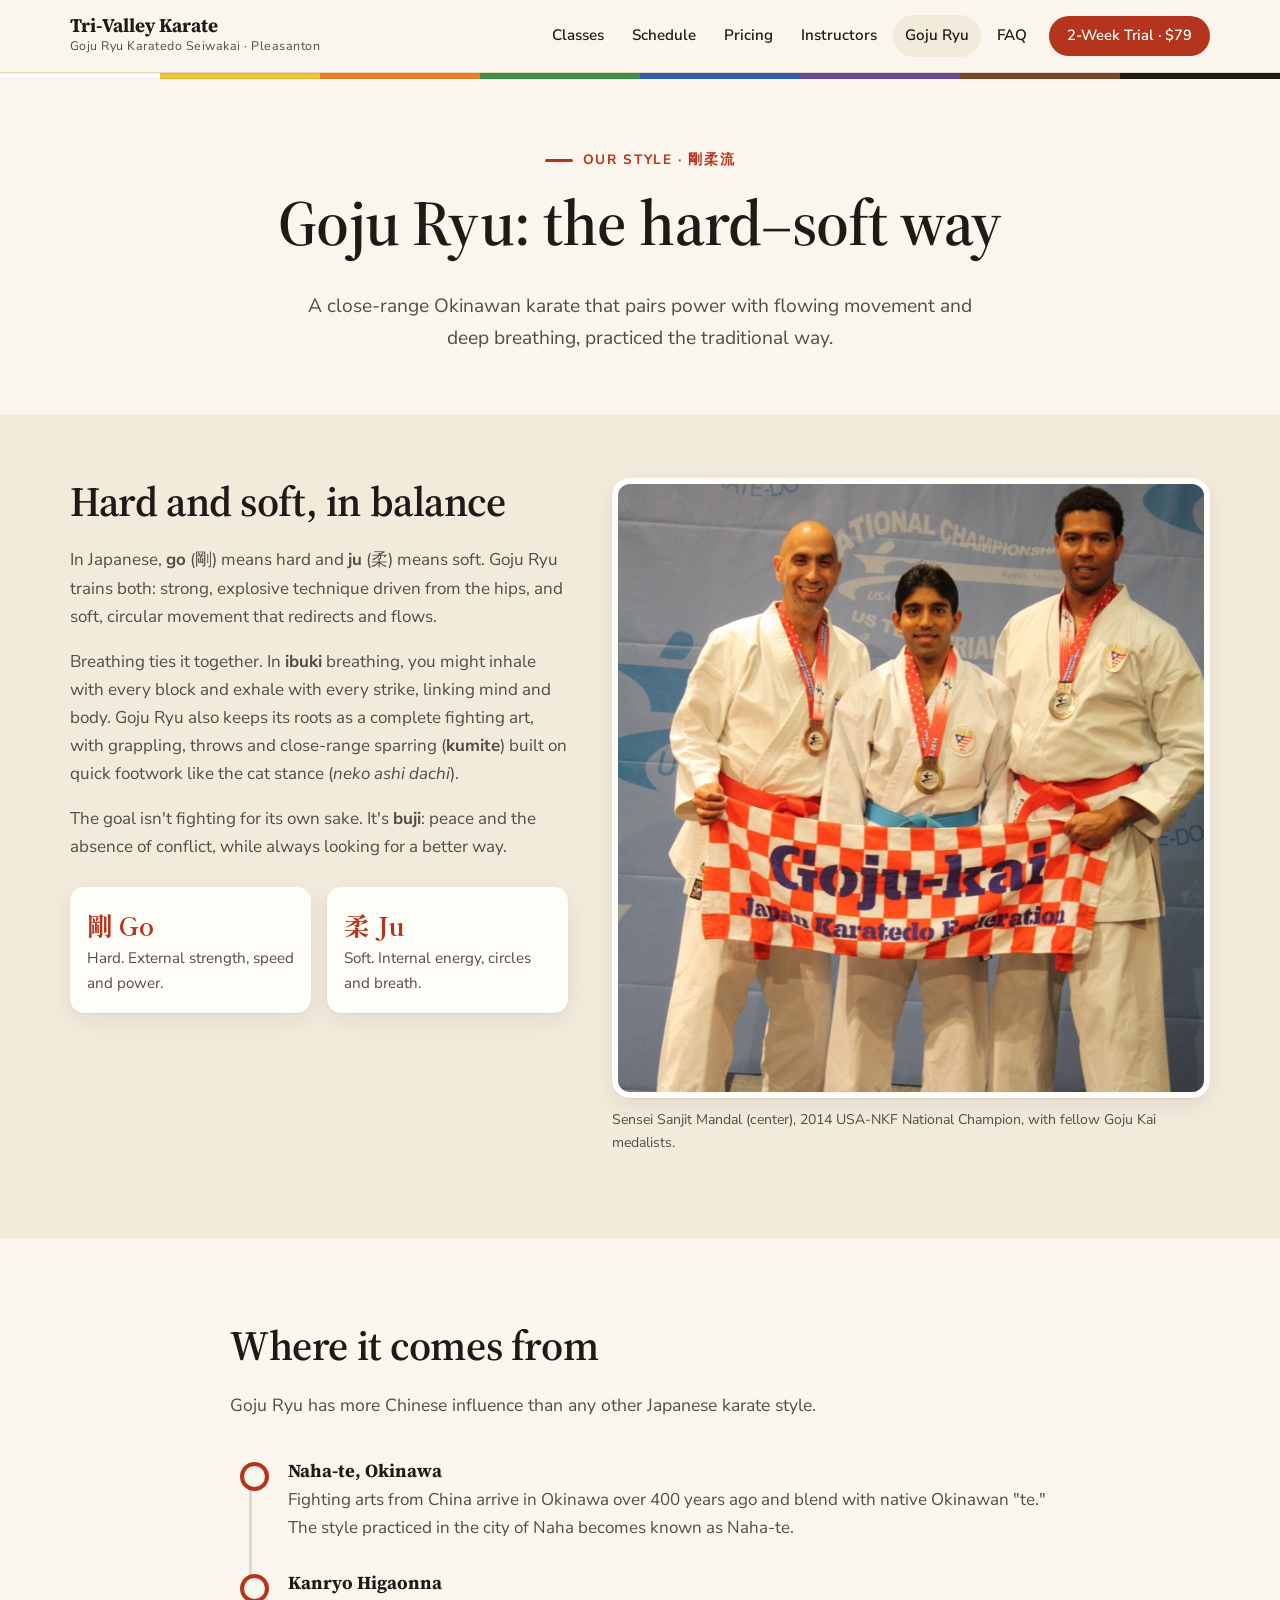
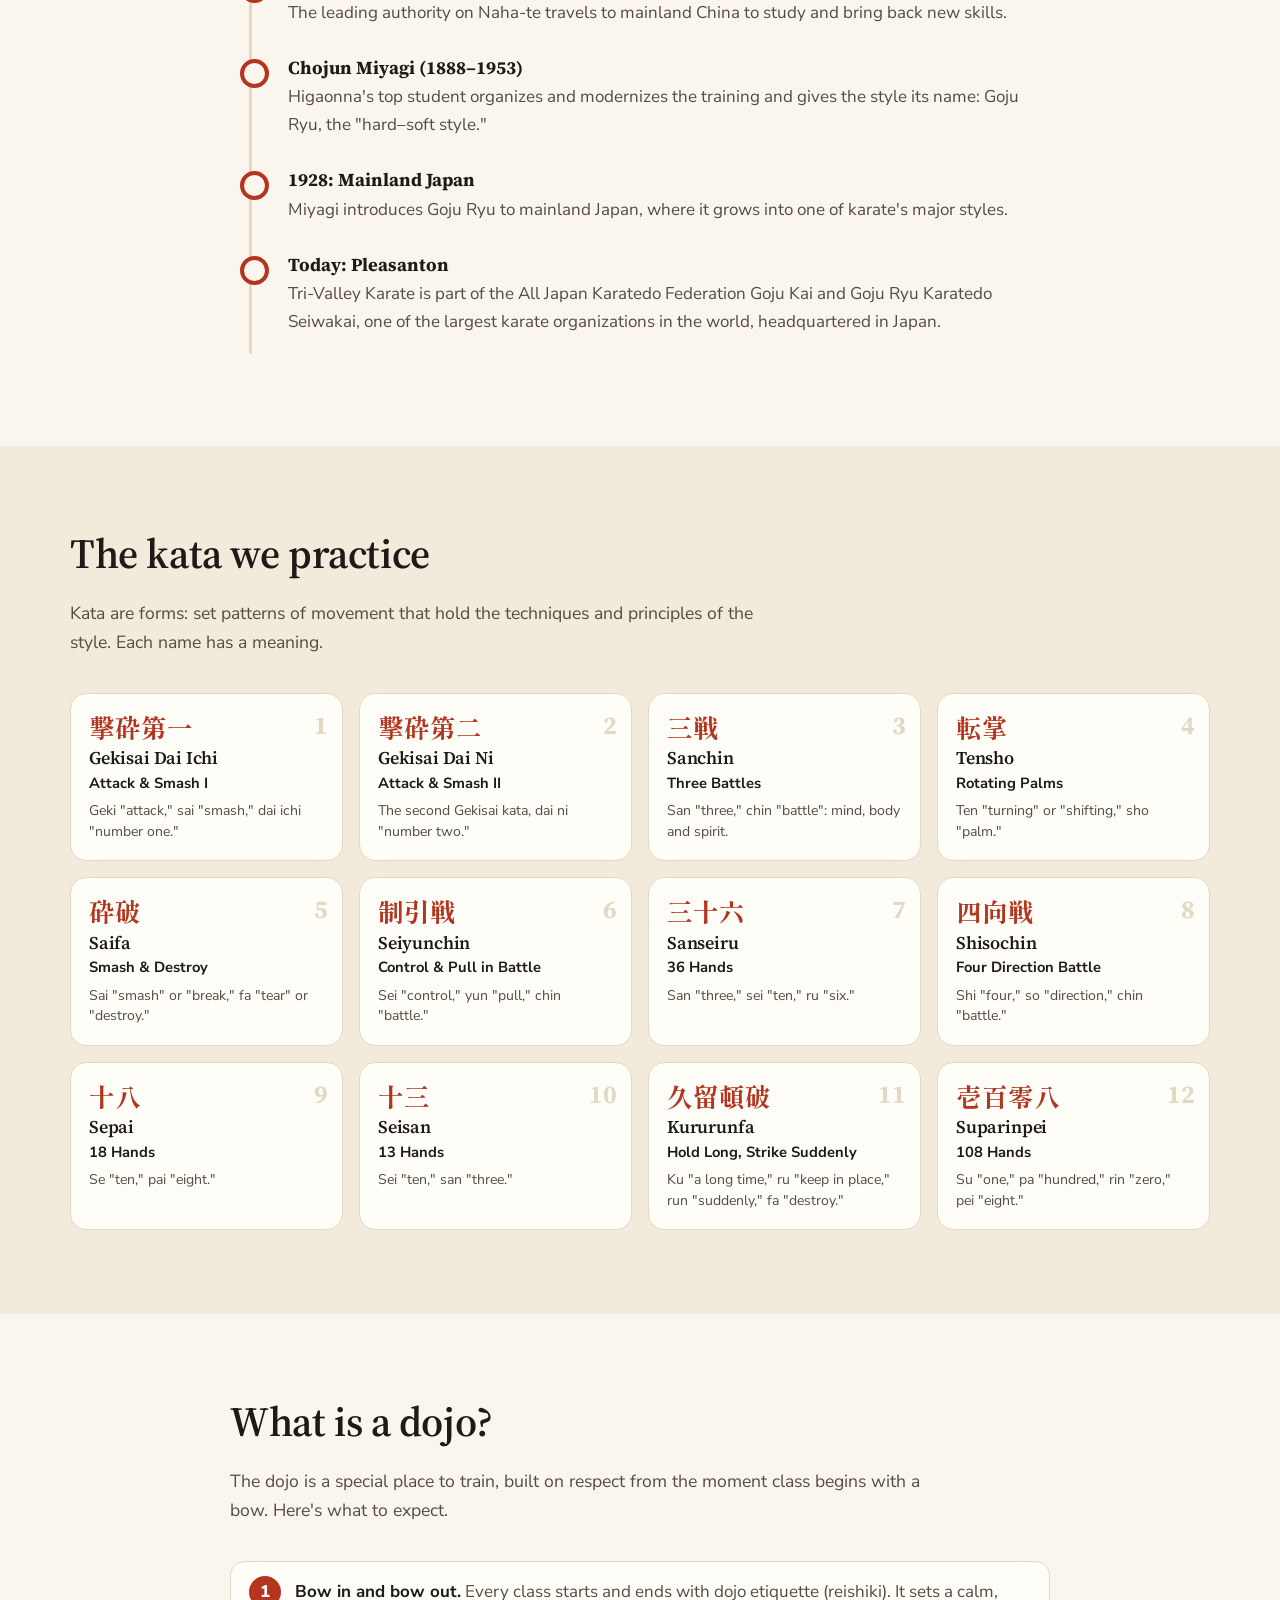
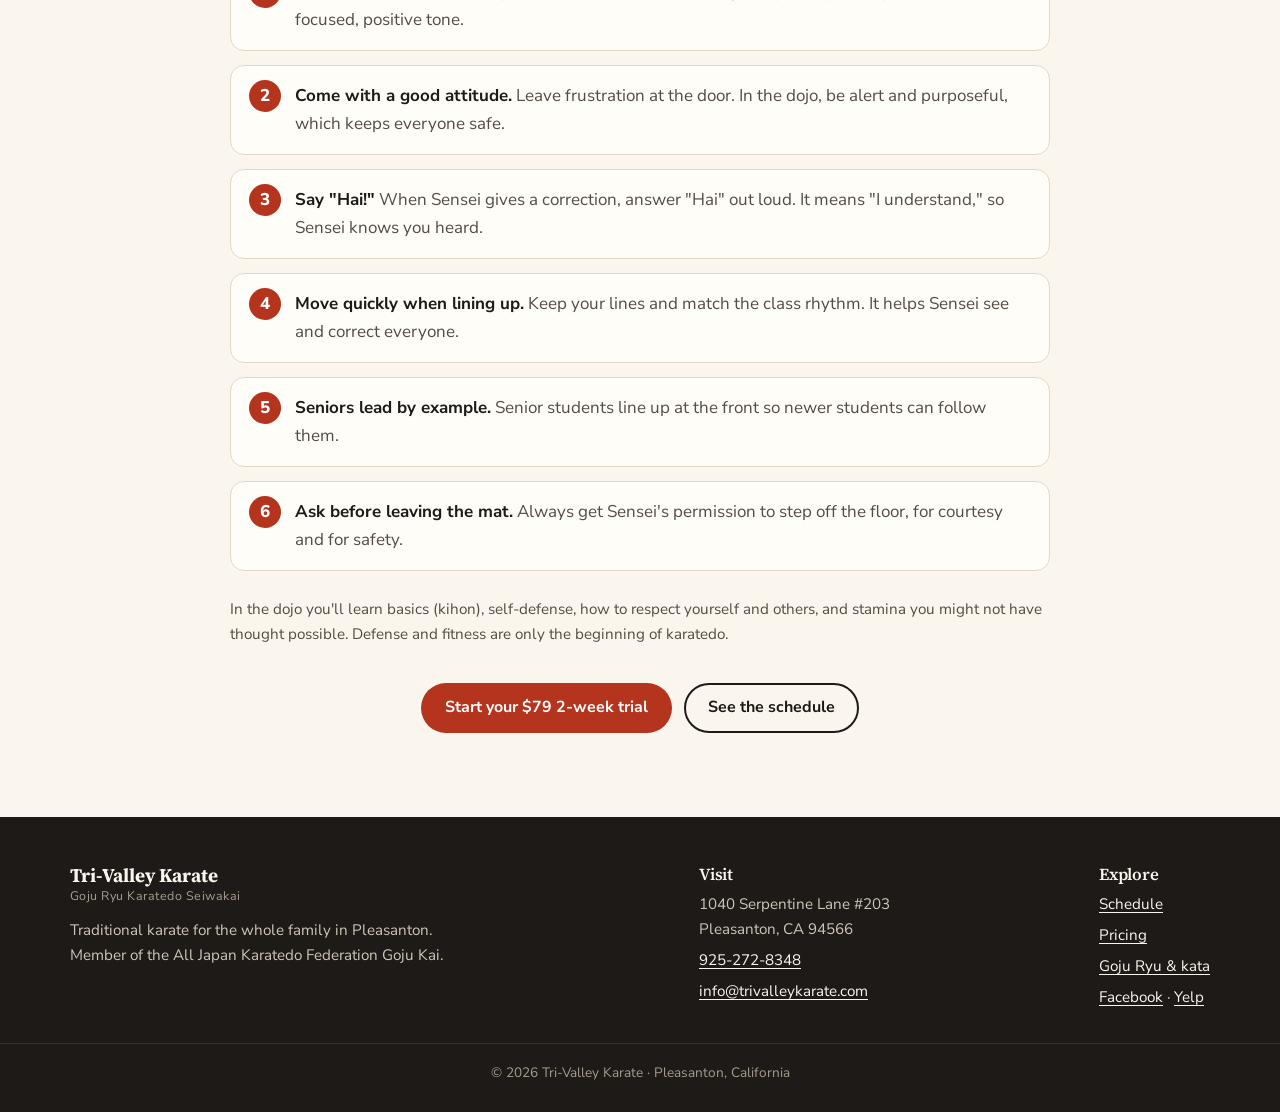
<file: goju-ryu.html>
<!doctype html>
<html lang="en">
<head>
<meta charset="utf-8">
<meta name="viewport" content="width=device-width, initial-scale=1">
<meta name="robots" content="noindex"><!-- demo only: remove when live on trivalleykarate.com -->
<title>What is Goju Ryu? History, Kata &amp; Dojo Etiquette | Tri-Valley Karate</title>
<meta name="description" content="Learn about Goju Ryu karate, the hard–soft way: its Okinawan roots, the 12 kata we practice, and what to expect inside the dojo at Tri-Valley Karate in Pleasanton.">
<meta property="og:title" content="Goju Ryu: the hard–soft way · Tri-Valley Karate">
<meta property="og:image" content="assets/img/nationals-podium.jpg">
<link rel="icon" href="assets/img/icon.svg" type="image/svg+xml">
<link rel="preconnect" href="https://fonts.googleapis.com">
<link rel="preconnect" href="https://fonts.gstatic.com" crossorigin>
<link href="https://fonts.googleapis.com/css2?family=Source+Serif+4:opsz,wght@8..60,600;8..60,700&family=Nunito+Sans:wght@400;600;700;800&family=Shippori+Mincho:wght@700&display=swap" rel="stylesheet">
<link rel="stylesheet" href="css/styles.css?v=3">
</head>
<body>
<a class="skip" href="#main">Skip to content</a>

<header class="site-header">
  <div class="wrap">
    <a class="brand" href="./">
      <span><span class="title">Tri-Valley Karate</span><span class="motto">Goju Ryu Karatedo Seiwakai · Pleasanton</span></span>
    </a>
    <button class="nav-toggle" aria-expanded="false" aria-controls="nav">Menu</button>
    <nav class="nav" id="nav" aria-label="Main">
      <ul>
        <li><a href="./#classes">Classes</a></li>
        <li><a href="./#schedule">Schedule</a></li>
        <li><a href="./#pricing">Pricing</a></li>
        <li><a href="./#instructors">Instructors</a></li>
        <li><a href="goju-ryu.html" aria-current="page">Goju Ryu</a></li>
        <li><a href="./#faq">FAQ</a></li>
        <li><a class="btn red small" href="./#contact">2-Week Trial · $79</a></li>
      </ul>
    </nav>
  </div>
</header>
<div class="belt" aria-hidden="true"></div>

<main id="main">

<section class="pagehead">
  <div class="wrap narrow">
    <p class="eyebrow">Our style · 剛柔流</p>
    <h1>Goju Ryu: the hard–soft way</h1>
    <p class="lead">A close-range Okinawan karate that pairs power with flowing movement and deep breathing, practiced the traditional way.</p>
  </div>
</section>

<section class="section alt" style="padding-top:64px">
  <div class="wrap">
    <div class="sensei">
      <div class="prose">
        <h2 style="margin-top:0">Hard and soft, in balance</h2>
        <p>In Japanese, <strong>go</strong> (剛) means hard and <strong>ju</strong> (柔) means soft. Goju Ryu trains both: strong, explosive technique driven from the hips, and soft, circular movement that redirects and flows.</p>
        <p>Breathing ties it together. In <strong>ibuki</strong> breathing, you might inhale with every block and exhale with every strike, linking mind and body. Goju Ryu also keeps its roots as a complete fighting art, with grappling, throws and close-range sparring (<strong>kumite</strong>) built on quick footwork like the cat stance (<em>neko ashi dachi</em>).</p>
        <p>The goal isn't fighting for its own sake. It's <strong>buji</strong>: peace and the absence of conflict, while always looking for a better way.</p>
        <div class="pair" style="margin-top:26px">
          <div class="card" style="padding:16px"><b style="font-family:var(--jp);font-size:1.6rem;color:var(--red)">剛 Go</b><p style="margin:0;color:var(--ink-soft)">Hard. External strength, speed and power.</p></div>
          <div class="card" style="padding:16px"><b style="font-family:var(--jp);font-size:1.6rem;color:var(--red)">柔 Ju</b><p style="margin:0;color:var(--ink-soft)">Soft. Internal energy, circles and breath.</p></div>
        </div>
      </div>
      <figure>
        <img src="assets/img/nationals-podium.jpg" alt="Three karate competitors on a podium with medals, holding a red-and-white Japan Karatedo Federation Goju-kai banner" width="732" height="1100" loading="lazy" style="max-height:620px;object-fit:cover;width:100%">
        <figcaption>Sensei Sanjit Mandal (center), 2014 USA-NKF National Champion, with fellow Goju Kai medalists.</figcaption>
      </figure>
    </div>
  </div>
</section>

<section class="section">
  <div class="wrap narrow">
    <div class="sec-head">
      <div>
        <h2>Where it comes from</h2>
        <p>Goju Ryu has more Chinese influence than any other Japanese karate style.</p>
      </div>
    </div>
    <ol class="timeline">
      <li><b>Naha-te, Okinawa</b><span>Fighting arts from China arrive in Okinawa over 400 years ago and blend with native Okinawan "te." The style practiced in the city of Naha becomes known as Naha-te.</span></li>
      <li><b>Kanryo Higaonna</b><span>The leading authority on Naha-te travels to mainland China to study and bring back new skills.</span></li>
      <li><b>Chojun Miyagi (1888–1953)</b><span>Higaonna's top student organizes and modernizes the training and gives the style its name: Goju Ryu, the "hard–soft style."</span></li>
      <li><b>1928: Mainland Japan</b><span>Miyagi introduces Goju Ryu to mainland Japan, where it grows into one of karate's major styles.</span></li>
      <li><b>Today: Pleasanton</b><span>Tri-Valley Karate is part of the All Japan Karatedo Federation Goju Kai and Goju Ryu Karatedo Seiwakai, one of the largest karate organizations in the world, headquartered in Japan.</span></li>
    </ol>
  </div>
</section>

<section class="section alt" id="kata">
  <div class="wrap">
    <div class="sec-head">
      <div>
        <h2>The kata we practice</h2>
        <p>Kata are forms: set patterns of movement that hold the techniques and principles of the style. Each name has a meaning.</p>
      </div>
    </div>
    <div class="katas">
      <article class="kata"><span class="n">1</span><div class="jp" lang="ja">撃砕第一</div><h3>Gekisai Dai Ichi</h3><div class="en">Attack &amp; Smash I</div><p>Geki "attack," sai "smash," dai ichi "number one."</p></article>
      <article class="kata"><span class="n">2</span><div class="jp" lang="ja">撃砕第二</div><h3>Gekisai Dai Ni</h3><div class="en">Attack &amp; Smash II</div><p>The second Gekisai kata, dai ni "number two."</p></article>
      <article class="kata"><span class="n">3</span><div class="jp" lang="ja">三戦</div><h3>Sanchin</h3><div class="en">Three Battles</div><p>San "three," chin "battle": mind, body and spirit.</p></article>
      <article class="kata"><span class="n">4</span><div class="jp" lang="ja">転掌</div><h3>Tensho</h3><div class="en">Rotating Palms</div><p>Ten "turning" or "shifting," sho "palm."</p></article>
      <article class="kata"><span class="n">5</span><div class="jp" lang="ja">砕破</div><h3>Saifa</h3><div class="en">Smash &amp; Destroy</div><p>Sai "smash" or "break," fa "tear" or "destroy."</p></article>
      <article class="kata"><span class="n">6</span><div class="jp" lang="ja">制引戦</div><h3>Seiyunchin</h3><div class="en">Control &amp; Pull in Battle</div><p>Sei "control," yun "pull," chin "battle."</p></article>
      <article class="kata"><span class="n">7</span><div class="jp" lang="ja">三十六</div><h3>Sanseiru</h3><div class="en">36 Hands</div><p>San "three," sei "ten," ru "six."</p></article>
      <article class="kata"><span class="n">8</span><div class="jp" lang="ja">四向戦</div><h3>Shisochin</h3><div class="en">Four Direction Battle</div><p>Shi "four," so "direction," chin "battle."</p></article>
      <article class="kata"><span class="n">9</span><div class="jp" lang="ja">十八</div><h3>Sepai</h3><div class="en">18 Hands</div><p>Se "ten," pai "eight."</p></article>
      <article class="kata"><span class="n">10</span><div class="jp" lang="ja">十三</div><h3>Seisan</h3><div class="en">13 Hands</div><p>Sei "ten," san "three."</p></article>
      <article class="kata"><span class="n">11</span><div class="jp" lang="ja">久留頓破</div><h3>Kururunfa</h3><div class="en">Hold Long, Strike Suddenly</div><p>Ku "a long time," ru "keep in place," run "suddenly," fa "destroy."</p></article>
      <article class="kata"><span class="n">12</span><div class="jp" lang="ja">壱百零八</div><h3>Suparinpei</h3><div class="en">108 Hands</div><p>Su "one," pa "hundred," rin "zero," pei "eight."</p></article>
    </div>
  </div>
</section>

<section class="section">
  <div class="wrap narrow">
    <div class="sec-head">
      <div>
        <h2>What is a dojo?</h2>
        <p>The dojo is a special place to train, built on respect from the moment class begins with a bow. Here's what to expect.</p>
      </div>
    </div>
    <ol class="etiquette">
      <li><b>Bow in and bow out.</b> Every class starts and ends with dojo etiquette (reishiki). It sets a calm, focused, positive tone.</li>
      <li><b>Come with a good attitude.</b> Leave frustration at the door. In the dojo, be alert and purposeful, which keeps everyone safe.</li>
      <li><b>Say "Hai!"</b> When Sensei gives a correction, answer "Hai" out loud. It means "I understand," so Sensei knows you heard.</li>
      <li><b>Move quickly when lining up.</b> Keep your lines and match the class rhythm. It helps Sensei see and correct everyone.</li>
      <li><b>Seniors lead by example.</b> Senior students line up at the front so newer students can follow them.</li>
      <li><b>Ask before leaving the mat.</b> Always get Sensei's permission to step off the floor, for courtesy and for safety.</li>
    </ol>
    <p class="note" style="margin-top:26px">In the dojo you'll learn basics (kihon), self-defense, how to respect yourself and others, and stamina you might not have thought possible. Defense and fitness are only the beginning of karatedo.</p>
    <div class="actions" style="justify-content:center;margin-top:36px">
      <a class="btn red" href="./#contact">Start your $79 2-week trial</a>
      <a class="btn ghost" href="./#schedule">See the schedule</a>
    </div>
  </div>
</section>

</main>

<footer class="site-footer">
  <div class="wrap">
    <div>
      <a class="brand" href="./">
        <span><span class="title">Tri-Valley Karate</span><span class="motto">Goju Ryu Karatedo Seiwakai</span></span>
      </a>
      <p>Traditional karate for the whole family in Pleasanton. Member of the All Japan Karatedo Federation Goju Kai.</p>
    </div>
    <div>
      <h3>Visit</h3>
      <ul>
        <li>1040 Serpentine Lane #203<br>Pleasanton, CA 94566</li>
        <li><a href="tel:+19252728348">925-272-8348</a></li>
        <li><a href="mailto:info@trivalleykarate.com">info@trivalleykarate.com</a></li>
      </ul>
    </div>
    <div>
      <h3>Explore</h3>
      <ul>
        <li><a href="./#schedule">Schedule</a></li>
        <li><a href="./#pricing">Pricing</a></li>
        <li><a href="goju-ryu.html">Goju Ryu &amp; kata</a></li>
        <li><a href="https://www.facebook.com/TriValleyKarate" target="_blank" rel="noopener">Facebook</a> · <a href="https://www.yelp.com/biz/tri-valley-karate-pleasanton-pleasanton-2" target="_blank" rel="noopener">Yelp</a></li>
      </ul>
    </div>
  </div>
  <div class="copyright"><div class="wrap">© <span data-year>2026</span> Tri-Valley Karate · Pleasanton, California</div></div>
</footer>

<script src="js/main.js"></script>
</body>
</html>
</file>
<file: css/styles.css>
/* Tri-Valley Karate — washi paper, sumi ink, vermilion seal */
:root {
  --paper: #faf6ee;
  --paper-2: #f2eadb;
  --card: #fffdf8;
  --ink: #1d1a17;
  --ink-soft: #544c43;
  --line: #e3d8c4;
  --red: #b5341d;
  --red-dark: #8f2714;
  --gold: #b98b2e;
  --navy: #1f3354;
  --radius: 18px;
  --shadow: 0 1px 2px rgba(29,26,23,.06), 0 8px 24px rgba(29,26,23,.07);
  --display: "Source Serif 4", Georgia, serif;
  --body: "Nunito Sans", system-ui, -apple-system, sans-serif;
  --jp: "Shippori Mincho", "Hiragino Mincho ProN", "Yu Mincho", serif;
  --belts: linear-gradient(90deg,
    #fff 0 12.5%, #f2c230 12.5% 25%, #e8812a 25% 37.5%, #3f8f45 37.5% 50%,
    #2f5ea8 50% 62.5%, #6b4c9a 62.5% 75%, #7a4a26 75% 87.5%, #1d1a17 87.5% 100%);
}

* { box-sizing: border-box; }
html { scroll-behavior: smooth; scroll-padding-top: 84px; }
body {
  margin: 0;
  background: var(--paper);
  color: var(--ink);
  font: 400 1.0625rem/1.65 var(--body);
  -webkit-font-smoothing: antialiased;
}
img { max-width: 100%; height: auto; display: block; }
a { color: var(--red); text-underline-offset: 3px; }
a:hover { color: var(--red-dark); }
:focus-visible { outline: 3px solid var(--gold); outline-offset: 3px; border-radius: 4px; }
h1, h2, h3 { font-family: var(--display); line-height: 1.15; margin: 0 0 .5em; font-weight: 600; letter-spacing: -.01em; }
h1 { font-size: clamp(2.3rem, 5.6vw, 4rem); }
h2 { font-size: clamp(1.8rem, 3.6vw, 2.6rem); }
h3 { font-size: 1.3rem; }
p { margin: 0 0 1em; }

.wrap { width: min(1140px, 100% - 32px); margin-inline: auto; }
.narrow { width: min(820px, 100% - 32px); }
.skip { position: absolute; left: -999px; top: 8px; background: var(--ink); color: #fff; padding: 8px 14px; border-radius: 8px; z-index: 100; }
.skip:focus { left: 8px; }

/* Belt stripe */
.belt { height: 6px; background: var(--belts); border-block: 1px solid rgba(0,0,0,.08); }

/* Header */
.site-header { position: sticky; top: 0; z-index: 50; background: rgba(250,246,238,.92); backdrop-filter: blur(10px); border-bottom: 1px solid var(--line); }
.site-header .wrap { display: flex; align-items: center; gap: 16px; min-height: 72px; }
.brand { display: flex; align-items: center; gap: 12px; text-decoration: none; color: var(--ink); margin-right: auto; }
.brand .title { display: block; font-family: var(--display); font-weight: 700; font-size: 1.2rem; line-height: 1.1; }
.brand .motto { display: block; font-size: .78rem; color: var(--ink-soft); letter-spacing: .04em; }
.nav ul { list-style: none; display: flex; gap: 4px; margin: 0; padding: 0; align-items: center; }
.nav a { display: block; white-space: nowrap; padding: 8px 12px; border-radius: 999px; color: var(--ink); text-decoration: none; font-weight: 600; font-size: .95rem; }
.nav a:hover { background: var(--paper-2); color: var(--ink); }
.nav a[aria-current="page"] { background: var(--paper-2); }
.nav .btn { margin-left: 6px; }
.nav-toggle { display: none; }

/* Buttons */
.btn { display: inline-flex; align-items: center; gap: 8px; padding: 13px 22px; border-radius: 999px; font-weight: 700; text-decoration: none; border: 2px solid transparent; transition: transform .15s, background .15s; line-height: 1.2; font-size: 1rem; cursor: pointer; font-family: inherit; }
.btn:hover { transform: translateY(-1px); }
.btn.red { background: var(--red); color: #fff; }
.btn.red:hover { background: var(--red-dark); color: #fff; }
.btn.ghost { border-color: var(--ink); color: var(--ink); background: transparent; }
.btn.ghost:hover { background: var(--ink); color: var(--paper); }
.btn.small { padding: 9px 16px; font-size: .92rem; }
.nav .btn.red { color: #fff; }
.nav .btn.red:hover { background: var(--red-dark); }

/* Hero */
.hero { position: relative; overflow: hidden; padding: 56px 0 72px; }
.hero .wrap { display: grid; grid-template-columns: 1.05fr 1fr; gap: 48px; align-items: center; }
.eyebrow { display: inline-flex; align-items: center; gap: 10px; font-weight: 700; font-size: .85rem; letter-spacing: .12em; text-transform: uppercase; color: var(--red); margin-bottom: 14px; }
.eyebrow::before { content: ""; width: 28px; height: 3px; background: var(--red); border-radius: 2px; }
.hero h1 em { font-style: normal; color: var(--red); }
.hero .lead { font-size: 1.2rem; color: var(--ink-soft); max-width: 34em; }
.actions { display: flex; flex-wrap: wrap; gap: 12px; margin-top: 26px; }
.hero-art { position: relative; }
.hero-art .photo { position: relative; z-index: 1; border-radius: 26px; overflow: hidden; box-shadow: var(--shadow); border: 6px solid var(--card); transform: rotate(1.2deg); }
.hero-art .photo img { aspect-ratio: 16/11; object-fit: cover; width: 100%; }
.enso { position: absolute; z-index: 0; width: 125%; left: -14%; top: -18%; opacity: .9; pointer-events: none; }
.hero-kanji { position: absolute; right: 18px; top: 40px; writing-mode: vertical-rl; font-family: var(--jp); font-size: 4.5rem; font-weight: 700; color: var(--ink); opacity: .05; pointer-events: none; letter-spacing: .1em; }
.sticker { position: absolute; z-index: 2; left: -18px; bottom: -22px; background: var(--card); border-radius: 16px; padding: 12px 16px; box-shadow: var(--shadow); display: flex; gap: 12px; align-items: center; transform: rotate(-2deg); max-width: 270px; }
.sticker b { font-family: var(--display); font-size: 1.9rem; color: var(--red); line-height: 1; }
.sticker span { font-size: .88rem; line-height: 1.3; color: var(--ink-soft); }

.facts { display: grid; grid-template-columns: repeat(3, 1fr); gap: 14px; margin-top: 34px; padding: 0; list-style: none; }
.facts li { background: var(--card); border: 1px solid var(--line); border-radius: 14px; padding: 12px 14px; font-size: .92rem; line-height: 1.35; color: var(--ink-soft); }
.facts strong { display: block; color: var(--ink); font-size: 1rem; }

/* Sections */
.section { padding: 84px 0; }
.section.alt { background: var(--paper-2); }
.section.ink { background: var(--ink); color: var(--paper); }
.section.ink h2, .section.ink h3 { color: var(--paper); }
.sec-head { display: flex; align-items: flex-start; gap: 18px; margin-bottom: 36px; }
.sec-head p { color: var(--ink-soft); max-width: 40em; margin: 0; font-size: 1.1rem; }
.section.ink .sec-head p { color: #cfc6b8; }
.center { text-align: center; }

/* Cards */
.grid-4 { display: grid; grid-template-columns: repeat(4, 1fr); gap: 18px; }
.grid-2 { display: grid; grid-template-columns: 1fr 1fr; gap: 24px; }
.grid-3 { display: grid; grid-template-columns: repeat(3, 1fr); gap: 20px; }
.card { background: var(--card); border: 1px solid var(--line); border-radius: var(--radius); padding: 24px; box-shadow: var(--shadow); }
.card p { color: var(--ink-soft); margin: 0; }
.card h3 { margin-bottom: .35em; }

/* Medal band */
.medals { display: grid; grid-template-columns: auto 1fr auto; gap: 28px; align-items: center; }
.medal-count { font-family: var(--display); font-size: clamp(4rem, 9vw, 6.5rem); line-height: .9; color: var(--gold); font-weight: 700; }
.medal-row { display: flex; gap: 10px; flex-wrap: wrap; margin-top: 10px; }
.chip { display: inline-flex; align-items: center; gap: 8px; padding: 6px 12px; border-radius: 999px; background: rgba(255,255,255,.08); font-weight: 700; font-size: .92rem; }
.dot { width: 12px; height: 12px; border-radius: 50%; }
.dot.g { background: #e0b23a; } .dot.s { background: #c9cdd2; } .dot.b { background: #c27a43; }
.medals .btn.ghost { border-color: var(--paper); color: var(--paper); }
.medals .btn.ghost:hover { background: var(--paper); color: var(--ink); }

/* Programs */
.program { display: grid; grid-template-rows: auto 1fr; overflow: hidden; padding: 0; }
.program img { width: 100%; aspect-ratio: 16/10; object-fit: cover; }
.program .body { padding: 26px; }
.tag { display: inline-block; font-size: .78rem; font-weight: 800; letter-spacing: .1em; text-transform: uppercase; color: var(--red); background: #f8e3dd; padding: 4px 10px; border-radius: 999px; margin-bottom: 10px; }
.ticks { list-style: none; padding: 0; margin: 14px 0 0; display: grid; gap: 8px; }
.ticks li { position: relative; padding-left: 28px; color: var(--ink-soft); }
.ticks li::before { content: ""; position: absolute; left: 0; top: .45em; width: 16px; height: 8px; border-left: 3px solid var(--red); border-bottom: 3px solid var(--red); transform: rotate(-45deg); }

/* Class steps */
.steps { list-style: none; padding: 0; margin: 0; display: grid; grid-template-columns: repeat(7, 1fr); gap: 10px; counter-reset: s; }
.steps li { background: var(--card); border: 1px solid var(--line); border-radius: 14px; padding: 16px 12px; text-align: center; font-size: .92rem; line-height: 1.35; position: relative; }
.steps b { display: block; color: var(--ink); font-size: .98rem; }
.steps small { color: var(--ink-soft); font-size: .82rem; }

/* Schedule */
.days { display: grid; grid-template-columns: repeat(3, 1fr); gap: 20px; }
.day { background: var(--card); border-radius: var(--radius); border: 1px solid var(--line); overflow: hidden; box-shadow: var(--shadow); }
.day h3 { margin: 0; padding: 16px 22px; background: var(--ink); color: var(--paper); display: flex; justify-content: space-between; align-items: baseline; }
.day h3 span { font-family: var(--jp); font-size: 1rem; opacity: .7; }
.slot { display: grid; grid-template-columns: 1fr; gap: 2px; padding: 16px 22px; border-top: 1px solid var(--line); }
.slot:first-of-type { border-top: 0; }
.slot time { font-weight: 800; font-size: 1.05rem; }
.slot .who { display: inline-flex; align-items: center; gap: 8px; color: var(--ink-soft); }
.who .dot { width: 10px; height: 10px; }
.dot.youth { background: #f2c230; } .dot.adult { background: var(--navy); } .dot.all { background: var(--red); }
.slot small { color: var(--ink-soft); }
.legend { display: flex; flex-wrap: wrap; gap: 18px; margin-top: 18px; color: var(--ink-soft); font-size: .92rem; align-items: center; }
.legend span { display: inline-flex; align-items: center; gap: 8px; }

/* Pricing */
.plans { display: grid; grid-template-columns: repeat(3, 1fr); gap: 20px; align-items: stretch; }
.plan { display: flex; flex-direction: column; position: relative; }
.plan.pop { border: 2px solid var(--red); }
.plan .badge { position: absolute; top: -13px; left: 24px; background: var(--red); color: #fff; font-size: .78rem; font-weight: 800; letter-spacing: .08em; text-transform: uppercase; padding: 4px 12px; border-radius: 999px; }
.plan .price { font-family: var(--display); font-size: 2.3rem; font-weight: 700; line-height: 1; margin: 4px 0 6px; }
.plan .price small { font-family: var(--body); font-size: 1rem; color: var(--ink-soft); font-weight: 600; }
.plan .ticks { margin-bottom: 22px; }
.plan .btn { margin-top: auto; align-self: flex-start; }
.no-fees { display: flex; flex-wrap: wrap; gap: 10px; justify-content: center; margin-top: 28px; padding: 0; list-style: none; }
.no-fees li { background: var(--card); border: 1px dashed var(--gold); padding: 8px 14px; border-radius: 999px; font-weight: 700; font-size: .92rem; }
.note { color: var(--ink-soft); font-size: .95rem; }

/* Instructors */
.sensei { display: grid; grid-template-columns: 1fr 1.2fr; gap: 44px; align-items: start; }
.sensei figure { margin: 0; }
.sensei figure img { border-radius: var(--radius); border: 6px solid var(--card); box-shadow: var(--shadow); }
.sensei figcaption { font-size: .88rem; color: var(--ink-soft); margin-top: 10px; }
.person + .person { margin-top: 30px; padding-top: 30px; border-top: 1px solid var(--line); }
.person .rank { display: inline-block; font-weight: 800; color: var(--red); font-size: .9rem; letter-spacing: .04em; margin-bottom: 8px; }
details.story { margin-top: 16px; background: var(--card); border: 1px solid var(--line); border-radius: 14px; }
details.story summary { cursor: pointer; padding: 14px 18px; font-weight: 700; list-style: none; display: flex; justify-content: space-between; align-items: center; }
details.story summary::-webkit-details-marker { display: none; }
details.story summary::after { content: "+"; font-size: 1.4rem; color: var(--red); line-height: 1; }
details.story[open] summary::after { content: "–"; }
details.story .inner { padding: 0 18px 18px; color: var(--ink-soft); }
.lineage { list-style: none; padding: 0; margin: 10px 0 0; font-size: .95rem; }
.lineage li { padding: 6px 0; border-top: 1px dashed var(--line); }

/* Quotes */
.quotes { columns: 3 280px; column-gap: 20px; }
.quote { break-inside: avoid; margin: 0 0 20px; }
.quote p { font-family: var(--display); font-size: 1.12rem; line-height: 1.5; color: var(--ink); }
.quote p::before { content: "“"; display: block; font-size: 3rem; line-height: .6; color: var(--red); margin-bottom: 6px; }
.quote cite { font-style: normal; font-weight: 700; font-size: .9rem; color: var(--ink-soft); }
.review-links { display: flex; gap: 12px; flex-wrap: wrap; justify-content: center; margin-top: 10px; }

/* Panorama */
.pano { height: 220px; background: url("../assets/img/dojo-panorama.jpg") center/cover; position: relative; }
.pano::after { content: "2,000 sq ft of matted training space"; position: absolute; left: 50%; bottom: 18px; transform: translateX(-50%); background: rgba(29,26,23,.82); color: var(--paper); padding: 8px 16px; border-radius: 999px; font-weight: 700; font-size: .92rem; white-space: nowrap; }

/* Goju teaser */
.goju { display: grid; grid-template-columns: auto 1fr; gap: 48px; align-items: center; }
.goju .big { font-family: var(--jp); font-weight: 700; font-size: clamp(5rem, 12vw, 9rem); line-height: 1; writing-mode: vertical-rl; color: var(--paper); letter-spacing: .05em; }
.goju .big span { color: var(--red); }
.pair { display: grid; grid-template-columns: 1fr 1fr; gap: 16px; margin: 22px 0 26px; }
.pair div { border: 1px solid rgba(255,255,255,.16); border-radius: 14px; padding: 16px; }
.pair b { font-family: var(--jp); font-size: 1.6rem; color: var(--gold); display: block; }
.pair p { margin: 0; color: #cfc6b8; font-size: .95rem; }
.section.ink .btn.ghost { border-color: var(--paper); color: var(--paper); }
.section.ink .btn.ghost:hover { background: var(--paper); color: var(--ink); }

/* FAQ */
.faq details { background: var(--card); border: 1px solid var(--line); border-radius: 14px; margin-bottom: 12px; }
.faq summary { cursor: pointer; padding: 18px 22px; font-weight: 700; font-size: 1.05rem; list-style: none; display: flex; justify-content: space-between; gap: 16px; align-items: center; }
.faq summary::-webkit-details-marker { display: none; }
.faq summary::after { content: "+"; font-size: 1.5rem; color: var(--red); line-height: 1; flex: none; }
.faq details[open] summary::after { content: "–"; }
.faq .ans { padding: 0 22px 18px; color: var(--ink-soft); }
.faq .ans p:last-child { margin: 0; }
blockquote.funakoshi { margin: 12px 0 0; padding: 12px 16px; border-left: 4px solid var(--gold); background: var(--paper); border-radius: 0 10px 10px 0; font-style: italic; }

/* Contact */
.contact { display: grid; grid-template-columns: 1fr 1fr; gap: 28px; }
.contact-list { list-style: none; padding: 0; margin: 0 0 22px; display: grid; gap: 14px; }
.contact-list li { display: grid; grid-template-columns: 40px 1fr; gap: 12px; align-items: start; }
.contact-list .ic { width: 40px; height: 40px; border-radius: 12px; background: var(--paper-2); display: grid; place-items: center; color: var(--red); }
.contact-list small { display: block; color: var(--ink-soft); }
.contact-list a { color: var(--ink); font-weight: 700; }
.map { border-radius: var(--radius); overflow: hidden; border: 1px solid var(--line); min-height: 260px; }
.map iframe { width: 100%; height: 100%; min-height: 260px; border: 0; display: block; }
form.trial { display: grid; gap: 14px; }
form.trial label { font-weight: 700; font-size: .92rem; display: grid; gap: 6px; }
form.trial input, form.trial select, form.trial textarea { font: inherit; padding: 12px 14px; border-radius: 12px; border: 1px solid #cfc2aa; background: #fff; color: var(--ink); width: 100%; }
form.trial textarea { min-height: 110px; resize: vertical; }
form.trial .row { display: grid; grid-template-columns: 1fr 1fr; gap: 14px; }
.serving { margin-top: 18px; color: var(--ink-soft); font-size: .95rem; }

/* Footer */
.site-footer { background: var(--ink); color: #cfc6b8; padding: 48px 0 28px; font-size: .95rem; }
.site-footer .wrap { display: grid; grid-template-columns: minmax(0, 420px) auto auto; justify-content: space-between; gap: 32px 56px; }
.site-footer h3 { color: var(--paper); font-size: 1.05rem; }
.site-footer a { color: var(--paper); }
.site-footer ul { list-style: none; padding: 0; margin: 0; display: grid; gap: 6px; }
.site-footer .brand { color: var(--paper); margin-bottom: 12px; }
.site-footer .brand .motto { color: #a69c8d; }
.copyright { border-top: 1px solid rgba(255,255,255,.1); margin-top: 32px; padding-top: 18px; font-size: .85rem; color: #a69c8d; text-align: center; }
.copyright .wrap { display: block; }

/* Subpage (Goju Ryu) */
.pagehead { padding: 64px 0 40px; text-align: center; position: relative; }
.pagehead .lead { color: var(--ink-soft); font-size: 1.2rem; max-width: 36em; margin-inline: auto; }
.prose p { color: var(--ink-soft); }
.prose h2 { margin-top: 1.2em; }
.timeline { list-style: none; padding: 0; margin: 28px 0 0; position: relative; }
.timeline::before { content: ""; position: absolute; left: 19px; top: 8px; bottom: 8px; width: 3px; background: var(--line); border-radius: 2px; }
.timeline li { position: relative; padding: 0 0 26px 58px; }
.timeline li::before { content: ""; position: absolute; left: 10px; top: 6px; width: 21px; height: 21px; border-radius: 50%; background: var(--paper); border: 4px solid var(--red); }
.timeline b { display: block; font-family: var(--display); font-size: 1.15rem; }
.timeline span { color: var(--ink-soft); }
.katas { display: grid; grid-template-columns: repeat(4, 1fr); gap: 16px; }
.kata { background: var(--card); border: 1px solid var(--line); border-radius: 16px; padding: 18px; position: relative; overflow: hidden; }
.kata .jp { font-family: var(--jp); font-weight: 700; font-size: 1.6rem; color: var(--red); line-height: 1.2; }
.kata h3 { font-size: 1.12rem; margin: 6px 0 2px; }
.kata .en { font-weight: 700; color: var(--ink); font-size: .92rem; }
.kata p { margin: 6px 0 0; color: var(--ink-soft); font-size: .88rem; line-height: 1.45; }
.kata .n { position: absolute; right: 14px; top: 10px; font-family: var(--display); font-weight: 700; color: var(--line); font-size: 1.6rem; }
.etiquette { counter-reset: e; list-style: none; padding: 0; display: grid; gap: 14px; }
.etiquette li { counter-increment: e; background: var(--card); border: 1px solid var(--line); border-radius: 14px; padding: 16px 18px 16px 64px; position: relative; color: var(--ink-soft); }
.etiquette li::before { content: counter(e); position: absolute; left: 18px; top: 14px; width: 32px; height: 32px; border-radius: 50%; background: var(--red); color: #fff; display: grid; place-items: center; font-weight: 800; }
.etiquette b { color: var(--ink); }

/* Responsive */
@media (max-width: 1100px) {
  .site-header .brand .motto { display: none; }
}
@media (max-width: 1020px) {
  .grid-4 { grid-template-columns: repeat(2, 1fr); }
  .steps { grid-template-columns: repeat(4, 1fr); }
  .katas { grid-template-columns: repeat(3, 1fr); }
}
@media (max-width: 900px) {
  .nav-toggle { display: inline-flex; align-items: center; gap: 8px; background: var(--ink); color: var(--paper); border: 0; border-radius: 999px; padding: 10px 16px; font: 700 .95rem var(--body); cursor: pointer; }
  .nav { position: absolute; left: 0; right: 0; top: 100%; background: var(--paper); border-bottom: 1px solid var(--line); display: none; box-shadow: 0 12px 24px rgba(0,0,0,.08); }
  .nav.open { display: block; }
  .nav ul { flex-direction: column; align-items: stretch; padding: 10px 16px 18px; gap: 2px; }
  .nav a { padding: 12px 14px; border-radius: 12px; }
  .nav .btn { margin: 8px 0 0; justify-content: center; }
  .hero { padding: 32px 0 64px; }
  .hero .wrap, .sensei, .contact, .goju, .grid-2 { grid-template-columns: 1fr; }
  .hero-art { order: -1; max-width: 560px; margin-inline: auto; width: 100%; }
  .hero-kanji { display: none; }
  .days, .plans, .grid-3 { grid-template-columns: 1fr; }
  .plans { gap: 26px; }
  .medals { grid-template-columns: 1fr; text-align: left; gap: 14px; }
  .goju .big { writing-mode: horizontal-tb; font-size: 4.5rem; }
  .site-footer .wrap { grid-template-columns: 1fr; }
}
@media (max-width: 600px) {
  body { font-size: 1rem; }
  .section { padding: 60px 0; }
  .brand .motto { display: none; }
  .brand .title { font-size: 1.05rem; }
  .facts { grid-template-columns: 1fr; gap: 8px; }
  .grid-4 { grid-template-columns: 1fr; }
  .steps { grid-template-columns: 1fr 1fr; }
  .katas { grid-template-columns: 1fr 1fr; }
  .pair, form.trial .row { grid-template-columns: 1fr; }
  .sec-head { gap: 12px; }
  .sticker { left: 8px; bottom: -26px; }
  .pano { height: 150px; }
  .pano::after { font-size: .8rem; }
  .actions .btn { flex: 1 1 100%; justify-content: center; }
}
@media (prefers-reduced-motion: reduce) {
  html { scroll-behavior: auto; }
  .btn { transition: none; }
}
</file>
